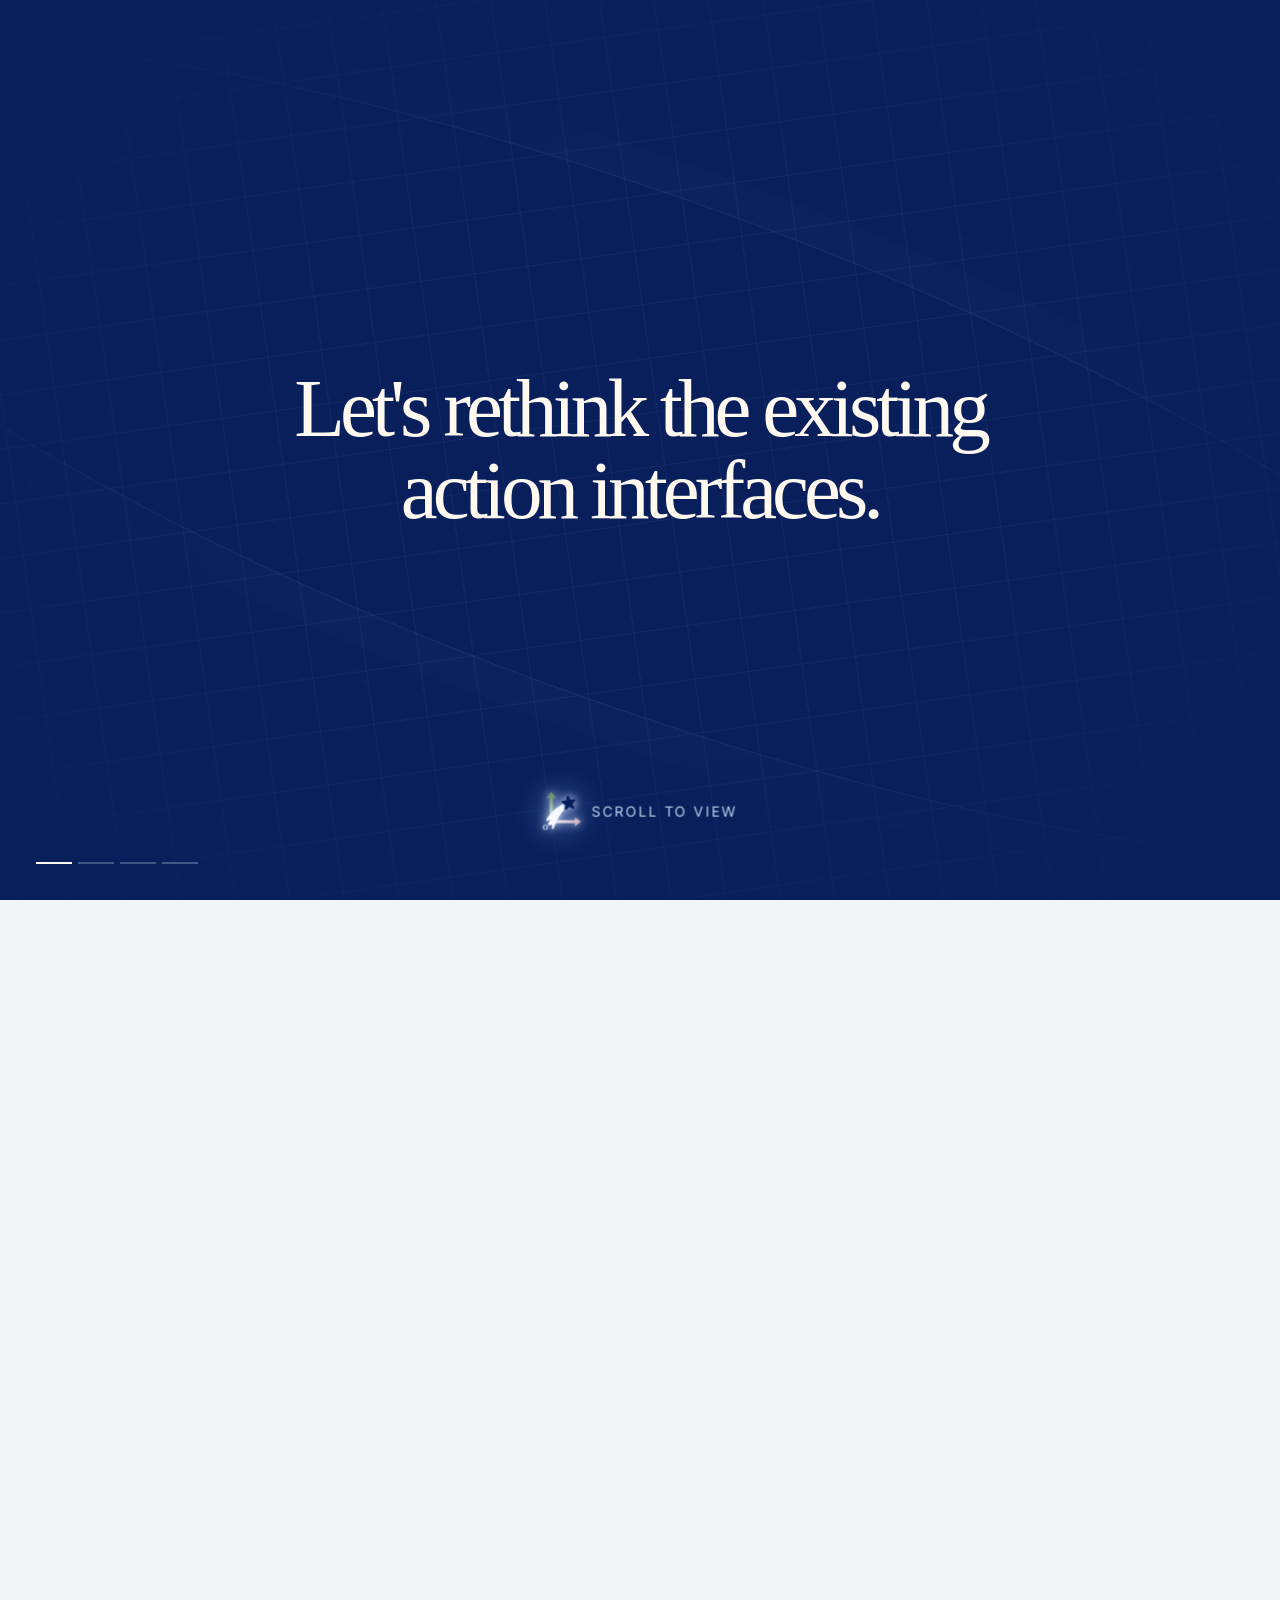
<file: index.html>
<!doctype html>
<html lang="en">
<head>
  <meta charset="utf-8">
  <meta name="viewport" content="width=device-width, initial-scale=1">
  <meta http-equiv="refresh" content="0; url=/EASG/">
  <link rel="canonical" href="https://general-robo.github.io/EASG/">
  <title>General-Robo · EASG</title>
</head>
<body>
  <p><a href="/EASG/">Open the EASG project page</a></p>
</body>
</html>
</file>
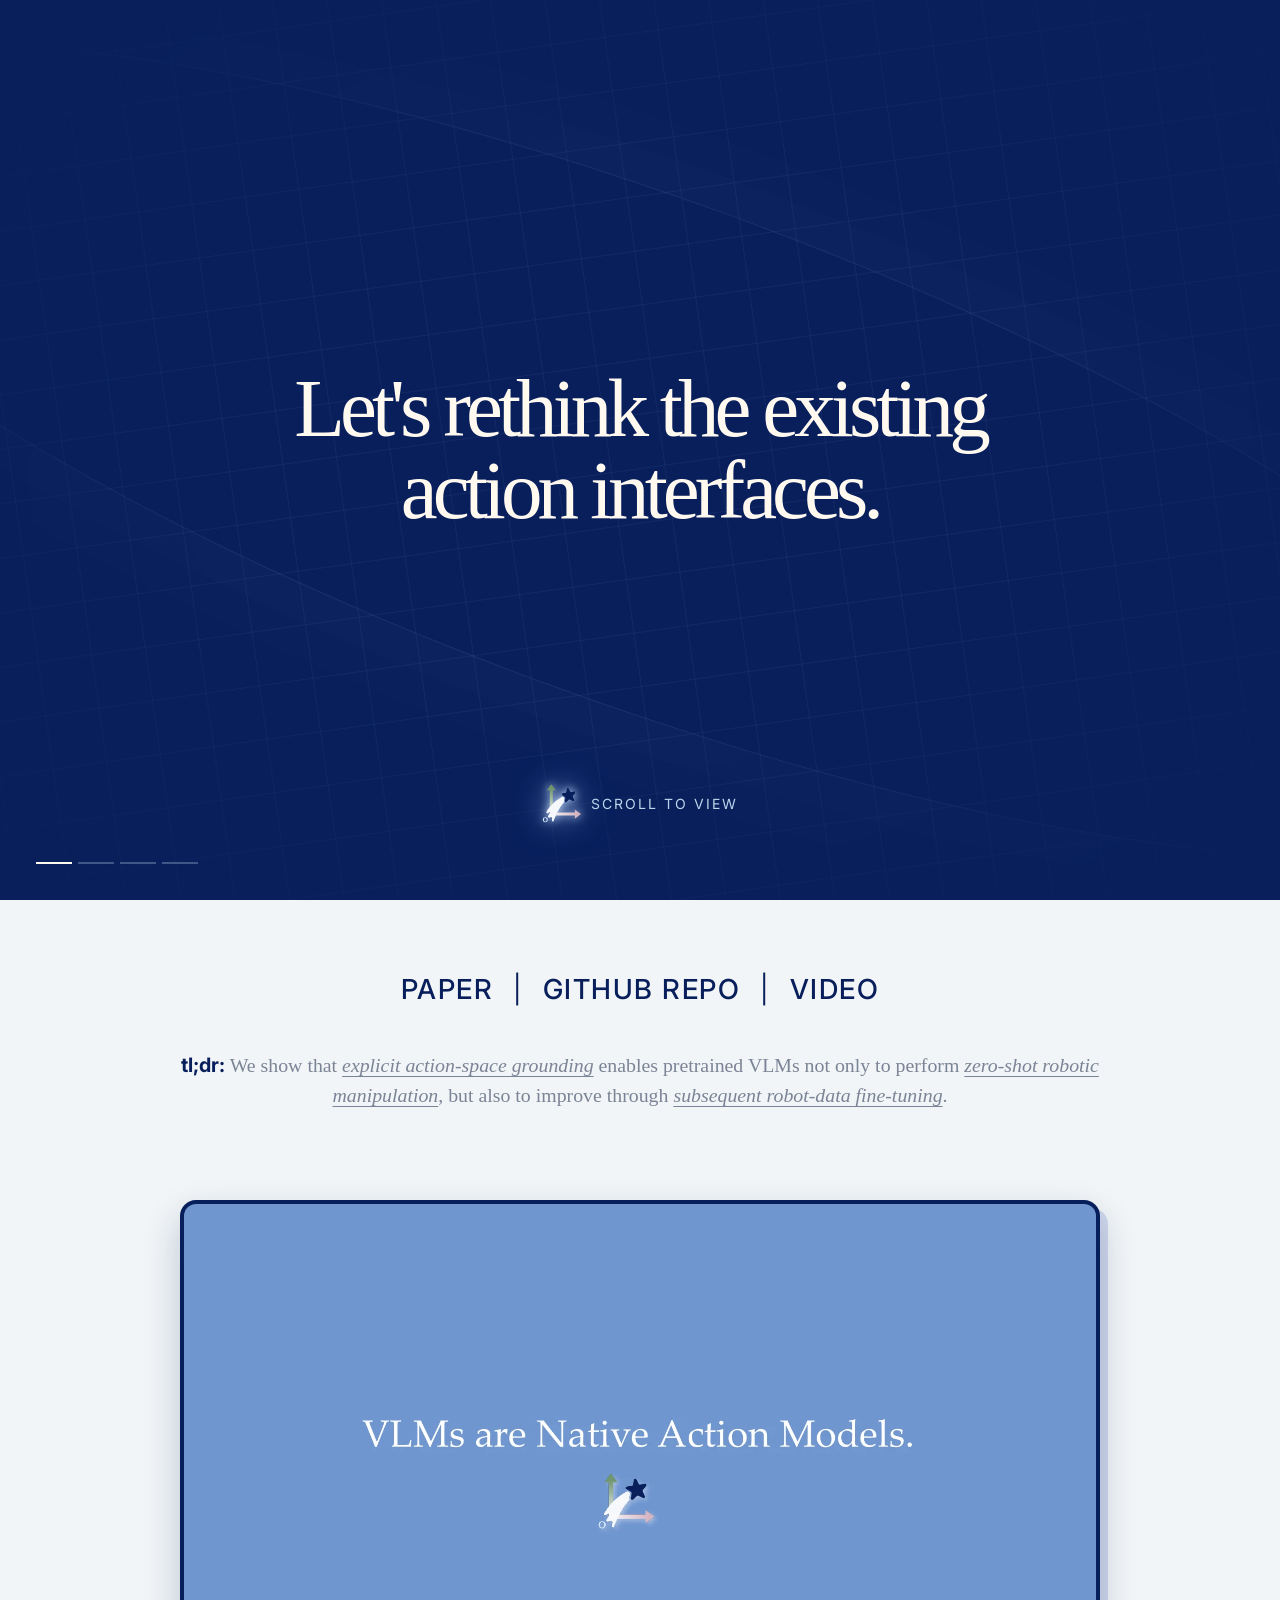
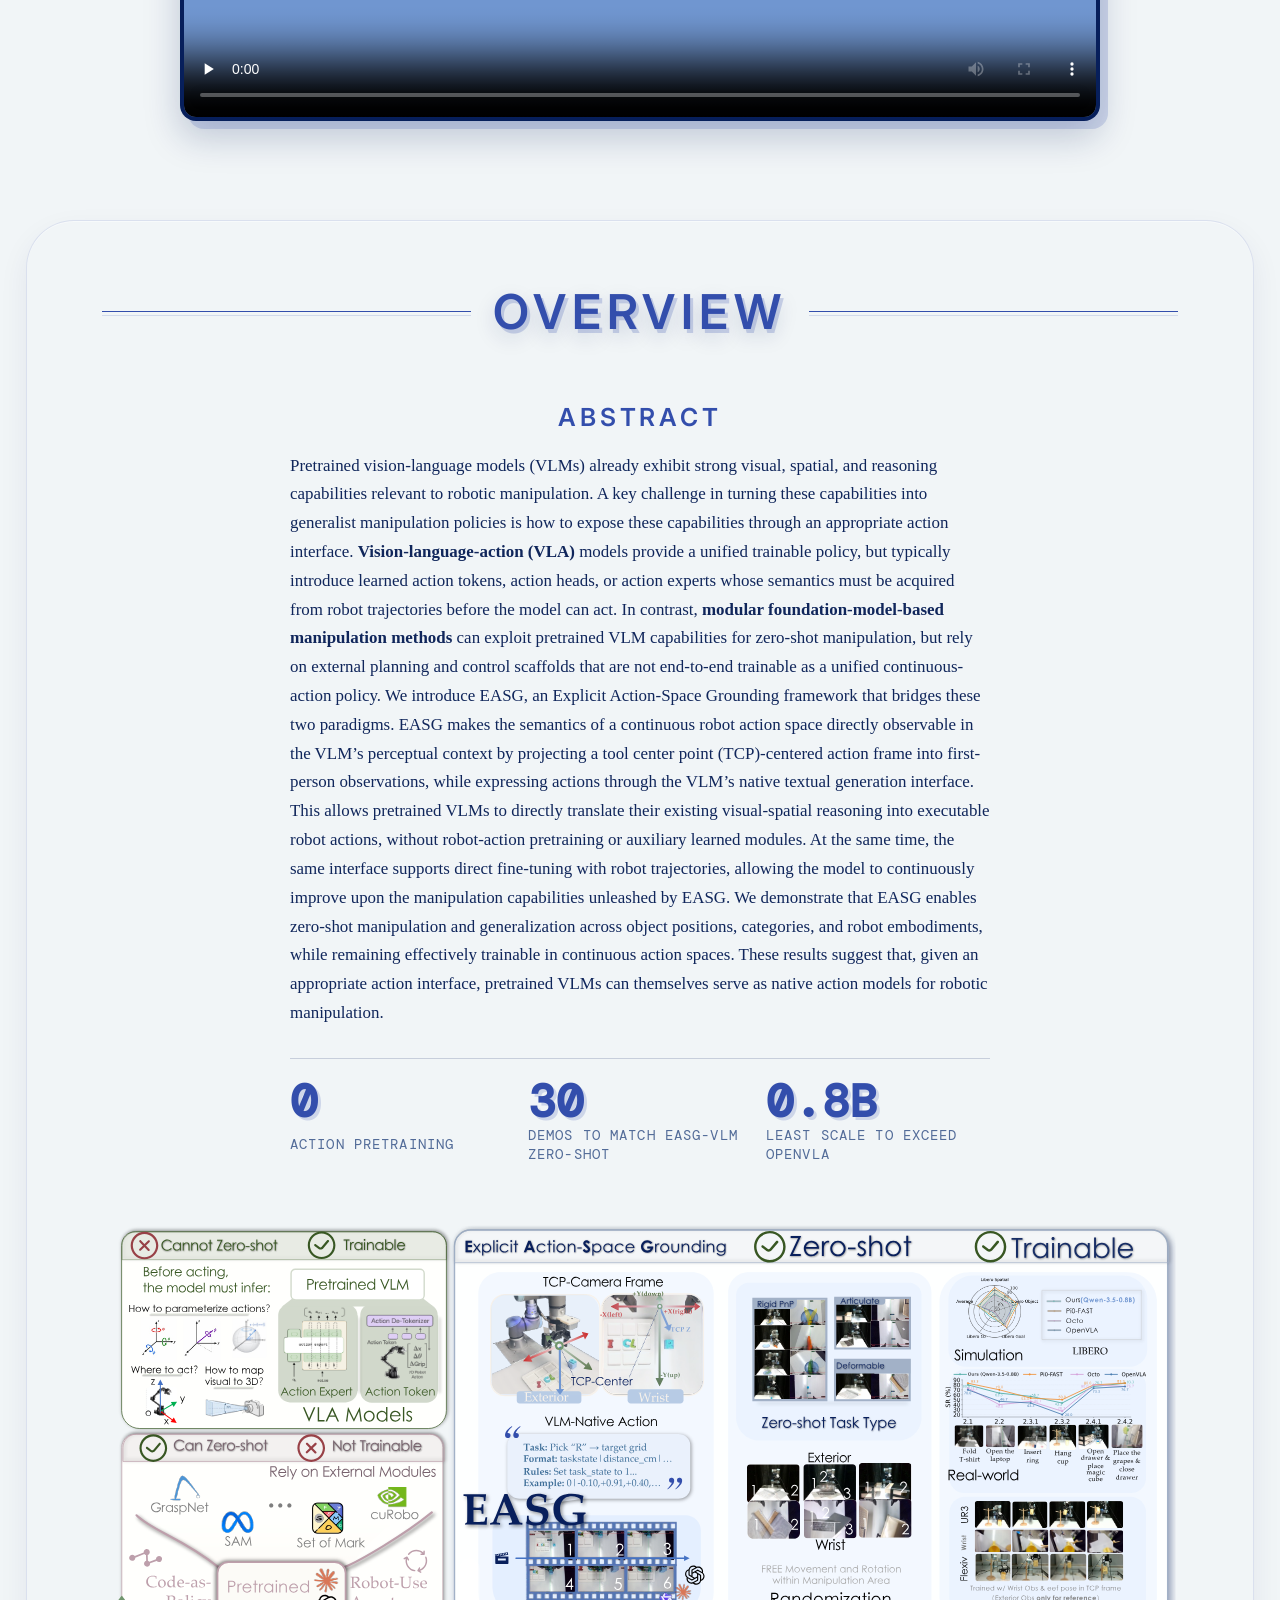
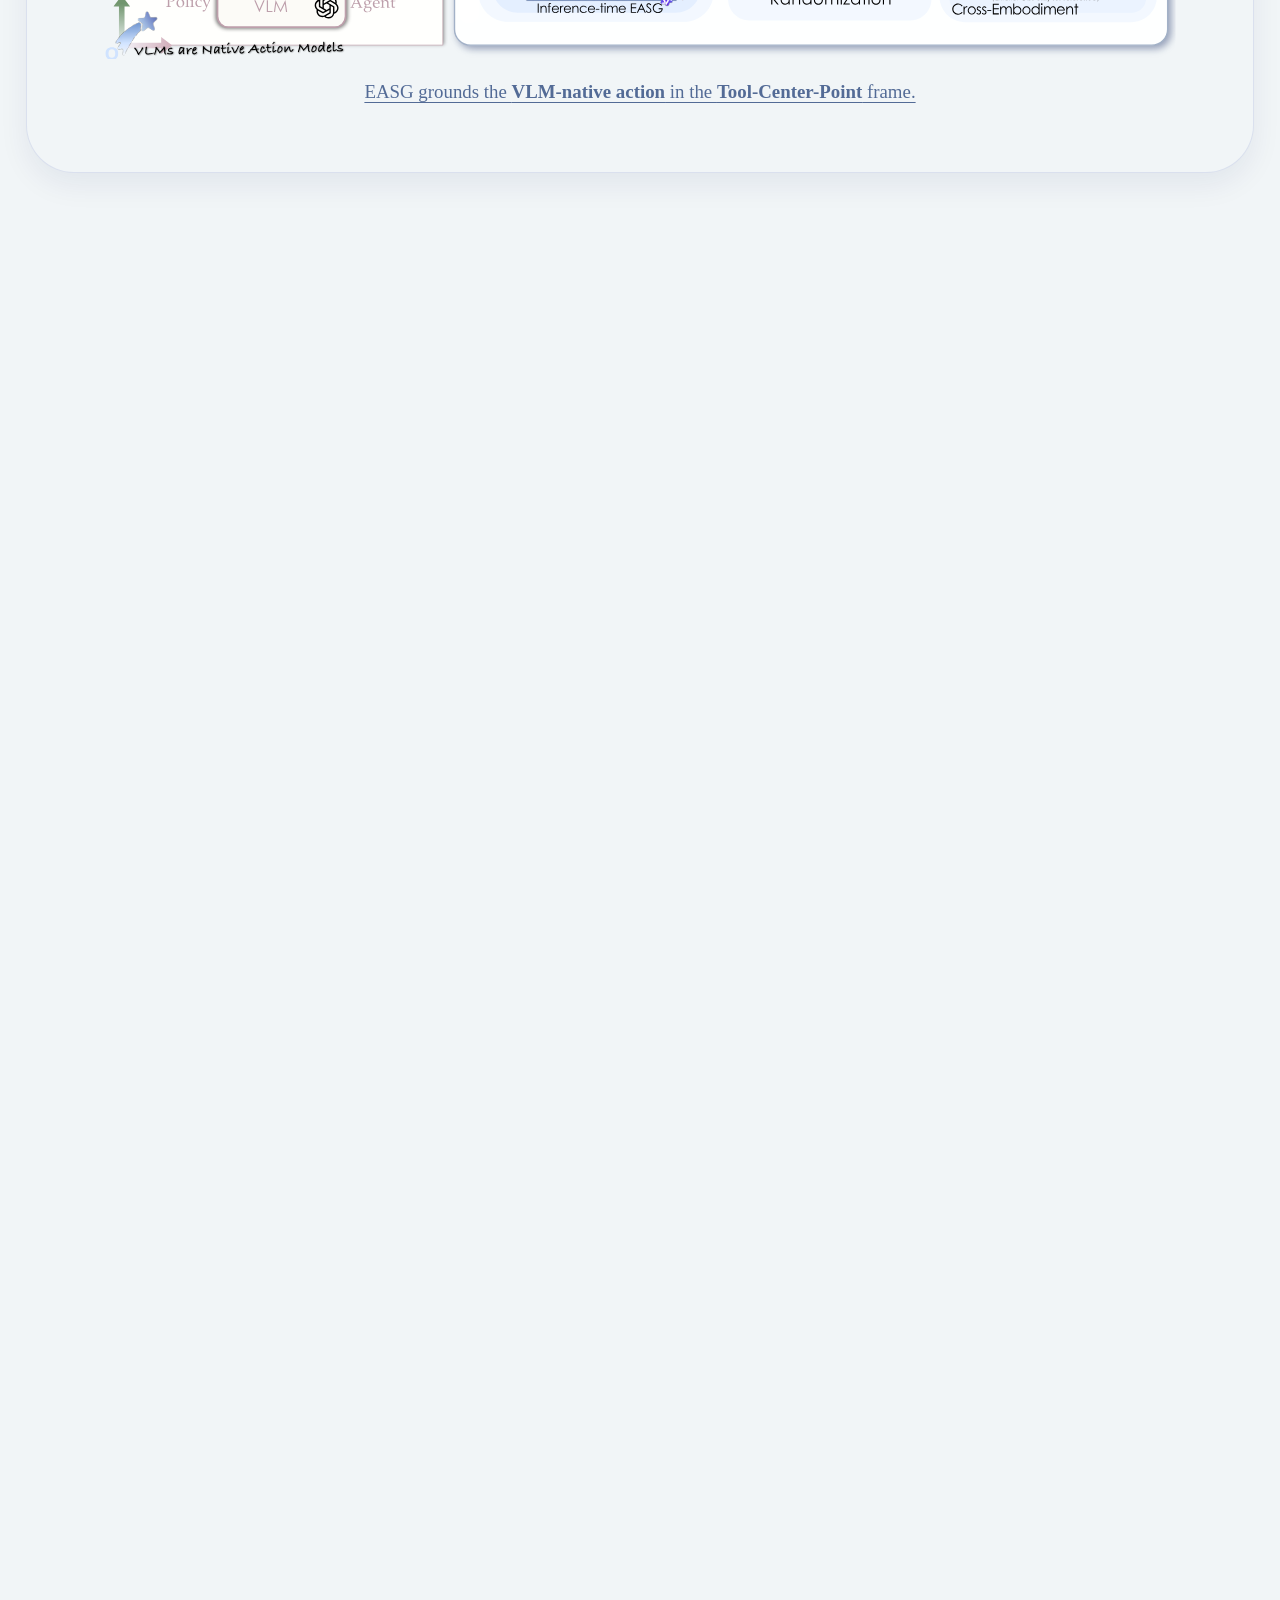
<file: EASG/index.html>
<!doctype html>
<html lang="en">
<head>
  <meta charset="utf-8">
  <meta name="viewport" content="width=device-width, initial-scale=1">
  <meta name="theme-color" content="#081F5C">
  <meta name="description" content="VLMs are Native Action Models — Explicit Action-Space Grounding for zero-shot and fine-tuned robotic manipulation.">
  <title>VLMs are Native Action Models · EASG</title>
  <link rel="icon" type="image/svg+xml" href="assets/project/star.svg">
  <link rel="preconnect" href="https://fonts.googleapis.com">
  <link rel="preconnect" href="https://fonts.gstatic.com" crossorigin>
  <link href="https://fonts.googleapis.com/css2?family=DM+Mono:wght@400;500&family=Inter:wght@400;500;600;700&display=swap" rel="stylesheet">
  <link rel="stylesheet" href="assets/css/easg.css?v=20261012-summary-order-v22">
</head>
<body>
  <div class="noise" aria-hidden="true"></div>

  <div class="intro" id="intro" aria-label="Paper introduction">
    <div class="intro-grid" aria-hidden="true"></div>
    <div class="intro-inner">
      <div class="intro-stage" data-stage="0">
        <div class="intro-question intro-question-initial intro-slide">Let's rethink the existing<br>action interfaces.</div>
        <div class="intro-slide intro-comparison vla-comparison">
          <div class="intro-vla-visual"><img class="intro-pdf" src="assets/project/vla.svg?v=2" alt="VLA action-interface diagram"><strong>Cannot Zero-shot</strong></div>
          <p><span class="intro-vla-label">VLA:</span><br>Tokenized Action Representations | Action Experts | Action Pretraining</p>
        </div>
        <div class="intro-slide intro-comparison code-comparison">
          <img class="intro-pdf" src="assets/project/code_icons.svg" alt="Code-as-Policies external modules">
          <p><span class="intro-code-label">Code as Policies:</span><br>Rely on External Modules &amp; No Trainable Action Interface</p>
        </div>
  <div class="intro-question intro-question-repeat intro-slide">What's a more appropriate<br>action interface?</div>
      </div>
      <button class="scroll-cue" id="scroll-cue" type="button"><img src="assets/project/star.svg" alt="Project star icon"><span>scroll to view</span></button>
    </div>
    <div class="intro-progress"><span class="active"></span><span></span><span></span><span></span></div>
  </div>

  <header class="site-header" id="top">
    <a class="brand" href="#top" aria-label="Back to top"><img class="brand-mark" src="assets/project/star.svg" alt=""><span>EASG</span></a>
    <nav class="header-nav" aria-label="Primary navigation">
      <a href="#introduction">Introduction</a><a href="#method">Method</a><a href="#experiments">Experiments</a><a href="#summary">Summary</a>
    </nav>
  </header>

  <aside class="section-rail" aria-label="Page sections">
    <div class="rail-bars" id="rail-bars"></div>
    <div class="rail-preview" id="rail-preview"><span class="rail-preview-kicker">Current section</span><strong id="rail-title">Intro</strong><p id="rail-copy">EASG as an appropriate action interface.</p></div>
  </aside>

  <main>
    <section class="hero section-dark" id="introduction" data-section="INTRODUCTION" data-rail-copy="EASG as an appropriate action interface.">
      <div class="hero-backdrop" aria-hidden="true"><object class="hero-backdrop-pdf" data="assets/project/main_bg.pdf?v=20261006-direct#toolbar=0&amp;navpanes=0&amp;scrollbar=0&amp;view=FitH" type="application/pdf"></object></div>
      <div class="hero-wash" aria-hidden="true"></div>
      <div class="hero-content">
        <p class="eyebrow"><strong>E</strong>XPLICIT <strong>A</strong>CTION-<strong>S</strong>PACE <strong>G</strong>ROUNDING</p>
        <h2>VLMs are Native Action Models<span class="hero-dot">:</span></h2>
        <p class="hero-deck">Unleashing the manipulation capabilities of VLMs with Explicit Action-Space Grounding</p>
        <div class="author-list" aria-label="Authors">
          <span class="author-entry"><a href="https://openreview.net/profile?id=~jingkun_yi1" target="_blank" rel="noreferrer">Jingkun Yi</a><sup>1,2,*</sup></span><span>·</span>
          <span class="author-entry"><a href="https://hishujie.github.io/" target="_blank" rel="noreferrer">Shujie Zhang</a><sup>2,3,*</sup></span><span>·</span>
          <span class="author-entry"><a href="https://openreview.net/profile?id=~Zirui_Zhou6" target="_blank" rel="noreferrer">Zirui Zhou</a><sup>3</sup></span><span>·</span>
          <span class="author-entry"><a href="https://wang-haoxiao.github.io/" target="_blank" rel="noreferrer">Haoxiao Wang</a><sup>1</sup></span><span>·</span>
          <span class="author-entry"><a href="https://openreview.net/profile?id=~Haiyang_Sun6" target="_blank" rel="noreferrer">Haiyang Sun</a><sup>1</sup></span><span>·</span>
          <span class="author-entry"><a href="https://scholar.google.com/citations?user=dttX3KsAAAAJ&amp;hl=zh-CN" target="_blank" rel="noreferrer">Yuhang Dong</a><sup>1</sup></span><span>·</span>
          <span class="author-entry"><a href="https://sheldontsui.github.io/" target="_blank" rel="noreferrer">Xudong Xu</a><sup>2</sup></span><span>·</span>
          <span class="author-entry"><a href="https://xingbaji.github.io/" target="_blank" rel="noreferrer">Xing Shen</a><sup>2</sup></span><span>·</span>
          <span class="author-entry"><a href="https://openreview.net/profile?id=~Tao_Zhang100" target="_blank" rel="noreferrer">Tao Zhang</a><sup>1</sup></span><span>·</span>
          <span class="author-entry"><a href="https://scholar.google.com/citations?hl=en&amp;user=qYcgBbEAAAAJ&amp;view_op=list_works&amp;sortby=pubdate" target="_blank" rel="noreferrer">Yong Liu</a><sup>1</sup></span><span>·</span>
          <span class="author-entry"><a href="https://zhangzjn.github.io/" target="_blank" rel="noreferrer">Jiangning Zhang</a><sup>1,†</sup></span>
        </div>
        <p class="affiliations"><sup>1</sup> Zhejiang University&nbsp;&nbsp; <sup>2</sup> Shanghai Artificial Intelligence Laboratory&nbsp;&nbsp; <sup>3</sup> Tsinghua University</p>
        <div class="hero-institution-logos" aria-label="Affiliated institutions">
          <img class="institution-logo institution-logo-school" src="assets/project/zju-logo.svg" alt="Zhejiang University">
          <img class="institution-logo institution-logo-ai-lab" src="assets/project/ai-lab-logo.png" alt="Shanghai Artificial Intelligence Laboratory">
          <img class="institution-logo institution-logo-school" src="assets/project/tsinghua-logo.svg" alt="Tsinghua University">
        </div>
        <p class="author-notes"><sup>*</sup> Equal contribution&nbsp;&nbsp;&nbsp; <sup>†</sup> Corresponding author</p>
      </div>
    </section>

    <section class="section section-light intro-summary" id="overview" data-section="OVERVIEW" data-rail-copy="EASG as an appropriate action interface.">
      <div class="overview-project-links"><a href="https://arxiv.org/abs/2610.12832">PAPER</a><i>|</i><a href="https://github.com/General-Robo/EASG">GITHUB REPO</a><i>|</i><a href="https://youtu.be/DsHKnz7V4T4">VIDEO</a></div>
      <p class="overview-tldr"><strong>tl;dr:</strong> We show that <em>explicit action-space grounding</em> enables pretrained VLMs not only to perform <em>zero-shot robotic manipulation</em>, but also to improve through <em>subsequent robot-data fine-tuning</em>.</p>
      <figure class="overview-video" id="project-video">
        <video controls playsinline preload="none" poster="assets/project/video-cover.webp" aria-label="VLMs are Native Action Models project video">
          <source src="assets/project/videos/project-video.mp4" type="video/mp4">
          Your browser does not support HTML video.
        </video>
      </figure>
      <div class="section-card-body">
        <div class="section-caption"><span>OVERVIEW</span></div>
        <div class="summary-grid">
          <div class="abstract-card"><p class="eyebrow">ABSTRACT</p><p>Pretrained vision-language models (VLMs) already exhibit strong visual, spatial, and reasoning capabilities relevant to robotic manipulation. A key challenge in turning these capabilities into generalist manipulation policies is how to expose these capabilities through an appropriate action interface. <strong>Vision-language-action (VLA)</strong> models provide a unified trainable policy, but typically introduce learned action tokens, action heads, or action experts whose semantics must be acquired from robot trajectories before the model can act. In contrast, <strong>modular foundation-model-based manipulation methods</strong> can exploit pretrained VLM capabilities for zero-shot manipulation, but rely on external planning and control scaffolds that are not end-to-end trainable as a unified continuous-action policy. We introduce EASG, an Explicit Action-Space Grounding framework that bridges these two paradigms. EASG makes the semantics of a continuous robot action space directly observable in the VLM’s perceptual context by projecting a tool center point (TCP)-centered action frame into first-person observations, while expressing actions through the VLM’s native textual generation interface. This allows pretrained VLMs to directly translate their existing visual-spatial reasoning into executable robot actions, without robot-action pretraining or auxiliary learned modules. At the same time, the same interface supports direct fine-tuning with robot trajectories, allowing the model to continuously improve upon the manipulation capabilities unleashed by EASG. We demonstrate that EASG enables zero-shot manipulation and generalization across object positions, categories, and robot embodiments, while remaining effectively trainable in continuous action spaces. These results suggest that, given an appropriate action interface, pretrained VLMs can themselves serve as native action models for robotic manipulation.</p><div class="metric-strip"><span><strong>0</strong><small>Action Pretraining</small></span><span><strong>30</strong><small>Demos to Match EASG-VLM Zero-shot</small></span><span><strong>0.8B</strong><small>Least Scale to Exceed OpenVLA</small></span></div></div>
        </div>
        <figure class="figure-card teaser-figure"><img src="assets/project/teaser.svg" alt="Paper teaser showing the EASG action frame and manipulation results" loading="lazy" decoding="async"><figcaption>EASG grounds the <strong>VLM-native action</strong> in the <strong>Tool-Center-Point</strong> frame.</figcaption></figure>
      </div>
    </section>

    <section class="section section-light method-intro" id="method" data-section="METHOD" data-rail-copy="A unified action interface.">
      <div class="section-caption"><span>METHOD</span></div>
      <div class="section-heading stack-note"><div><p class="eyebrow">A UNIFIED ACTION INTERFACE</p><h2><strong>EASG:</strong> Explicit Action-Space Grounding</h2></div></div>
      <figure class="figure-card method-figure"><img src="assets/project/method.svg" alt="EASG method overview diagram" loading="lazy" decoding="async"><figcaption>EASG explicitly grounds robot-action semantics in the VLM’s perceptual context and expresses actions through its native textual generation interface.</figcaption></figure>
      <div class="method-grid">
        <article class="method-card method-card-grounding"><span class="method-index">3.1</span><div><h3>Explicit action-space grounding</h3><p>Anchor a local action frame at the <strong>current TCP</strong> and <strong>project its origin and axes</strong> into the wrist view.</p><div class="method-card-formula" aria-label="Projection of the grounded action frame"><math display="block"><mrow><msub><mi mathvariant="bold">u</mi><mi>j</mi></msub><mo>=</mo><mi>π</mi><mo>[</mo><mi mathvariant="bold">K</mi><mo>(</mo><msubsup><mi mathvariant="bold">p</mi><mrow><mi>A</mi><mi>t</mi></mrow><mi>C</mi></msubsup><mo>+</mo><mi>ℓ</mi><msubsup><mi mathvariant="bold">R</mi><mrow><mi>A</mi><mi>t</mi></mrow><mi>C</mi></msubsup><msub><mi mathvariant="bold">e</mi><mi>j</mi></msub><mo>)</mo><mo>]</mo></mrow></math></div><p>The VLM predicts motion in this common frame, with inverse kinematics executing it on each robot.</p><div class="method-card-formula" aria-label="Robot-frame execution and inverse kinematics"><math display="block"><mrow><msubsup><mi mathvariant="bold">Δp</mi><mi>t</mi><mi>B</mi></msubsup><mo>=</mo><msubsup><mi mathvariant="bold">R</mi><mrow><mi>A</mi><mi>t</mi></mrow><mi>B</mi></msubsup><msubsup><mi mathvariant="bold">Δp</mi><mi>t</mi><mi>A</mi></msubsup><mo>,</mo><mspace width="1em"/><msubsup><mi mathvariant="bold">q</mi><mi>t</mi><mo>*</mo></msubsup><mo>=</mo><mi>IK</mi><mo>(</mo><msubsup><mi mathvariant="bold">T</mi><mi>t</mi><mrow><mi>B</mi><mo>,</mo><mo>*</mo></mrow></msubsup><mo>;</mo><msub><mi mathvariant="bold">q</mi><mi>t</mi></msub><mo>)</mo></mrow></math></div></div></article>
        <article class="method-card"><span class="method-index">3.2</span><div><h3>VLM-native textual actions</h3><p>Serialize translation, rotation, state, and gripper commands with the pretrained vocabulary — no new action head required.</p></div><div class="action-code"><div class="action-code-line"><span class="action-gripper">0 <em>(task state)</em></span> <i>|</i> <span class="action-large">+0.40,-0.10,+0.91,+6.00</span> <em>(translation)</em></div><div class="action-code-line"><span class="action-large">+0.00,+0.00,+1.00,-45.00</span> <em>(rotation)</em> <i>|</i> <span class="action-gripper">+1.00 <em>(gripper)</em></span></div></div></article>
        <article class="method-card method-card-training">
          <span class="method-index">3.3</span>
          <div>
            <h3>Causal language-model fine-tuning</h3>
            <p>Given a demonstrated action sequence <em>y*</em> = (<em>y</em><sub>1</sub><sup>*</sup>, …, <em>y</em><sub>N</sub><sup>*</sup>), fine-tune the VLM directly with standard causal language-model cross-entropy.</p>
            <div class="method-card-formula training-formula" aria-label="Causal language-model cross-entropy loss">
              <math display="block">
                <mrow>
                  <msub><mi mathvariant="script">L</mi><mtext>CE</mtext></msub>
                  <mo>=</mo><mo>−</mo>
                  <munderover><mo>∑</mo><mrow><mi>k</mi><mo>=</mo><mn>1</mn></mrow><mi>N</mi></munderover>
                  <mi>log</mi>
                  <msub><mi>p</mi><mi>θ</mi></msub>
                  <mo>(</mo>
                  <msubsup><mi>y</mi><mi>k</mi><mo>*</mo></msubsup>
                  <mo>|</mo>
                  <msubsup><mi>y</mi><mrow><mo>&lt;</mo><mi>k</mi></mrow><mo>*</mo></msubsup>
                  <mo>,</mo><mi>I</mi><mo>,</mo><mi>G</mi><mo>,</mo><mi>l</mi>
                  <mo>)</mo>
                </mrow>
              </math>
            </div>
          </div>
        </article>
        <article class="method-card method-card-grammar" id="method-gcd">
          <span class="method-index">3.4</span>
          <div>
            <h3>Grammar-constrained decoding</h3>
            <p>Keep autoregressive generation native while restricting outputs to valid action formats and numeric precision.</p>
            <div class="method-card-formula grammar-formula" aria-label="Grammar-constrained decoding logits">
              <math display="block">
                <mrow>
                  <mover accent="true"><msub><mi>z</mi><mi>k</mi></msub><mo>~</mo></mover>
                  <mo>(</mo><mi>v</mi><mo>)</mo><mo>=</mo>
                  <mo>{</mo>
                  <mtable columnalign="left left" columnspacing="1.1em" rowspacing=".45em">
                    <mtr>
                      <mtd><msub><mi>z</mi><mi>k</mi></msub><mo>(</mo><mi>v</mi><mo>)</mo><mo>,</mo></mtd>
                      <mtd><mi>v</mi><mo>∈</mo><msub><mi mathvariant="script">V</mi><mi>G</mi></msub><mo>(</mo><msub><mi>y</mi><mrow><mo>&lt;</mo><mi>k</mi></mrow></msub><mo>)</mo><mo>,</mo></mtd>
                    </mtr>
                    <mtr>
                      <mtd><mo>−∞</mo><mo>,</mo></mtd>
                      <mtd><mtext>otherwise.</mtext></mtd>
                    </mtr>
                  </mtable>
                </mrow>
              </math>
            </div>
          </div>
        </article>
      </div>
    </section>

    <section class="section section-exp experiments-intro" id="experiments" data-section="EXPERIMENTS" data-rail-copy="From zero-shot manipulation to post-training and transfer.">
      <div class="section-caption"><span>EXPERIMENTS</span></div>
      <div class="experiment-setup-grid">
        <figure class="experiment-setup-figure">
          <img src="assets/project/RealSceneSetup.svg" alt="UR3 real-world robot setup with wrist-mounted RGB-D and external cameras" loading="lazy" decoding="async">
          <figcaption><strong>Real-world robot setup.</strong></figcaption>
        </figure>
        <div class="experiment-setup-copy">
          <p class="eyebrow">REAL-WORLD EVALUATION</p>
          <h2>Experimental Setup.</h2>
          <p>We evaluate EASG on a 6-DoF UR3 with wrist-mounted RGB-D and external cameras across rigid, articulated, deformable, precise, and long-horizon tasks.</p>
          <p>Task Group 1 measures native zero-shot manipulation on simpler tasks, while Task Group 2 tests whether robot-data fine-tuning can extend EASG to more precise, complex, and long-horizon tasks.</p>
        </div>
      </div>

      <div class="experiment-task-groups">
        <div class="experiment-task-panel experiment-task-panel-one">
          <h3>Task Group 1: Zero-shot evaluation tasks.</h3>
          <table class="experiment-task-table">
            <thead><tr><th>Type</th><th>Task</th><th>Task description</th></tr></thead>
            <tbody>
              <tr><th rowspan="3" scope="rowgroup">Rigid</th><td class="task-code">1.1.1</td><td>Grasp the cucumber</td></tr>
              <tr><td class="task-code">1.1.2</td><td>Pick up the block</td></tr>
              <tr><td class="task-code">1.1.3</td><td>Pick up the banana and put it on the plate</td></tr>
              <tr><th rowspan="2" scope="rowgroup">Articulated</th><td class="task-code">1.2.1</td><td>Close the laptop</td></tr>
              <tr><td class="task-code">1.2.2</td><td>Push the drawer closed</td></tr>
              <tr><th scope="row">Deformable</th><td class="task-code">1.3</td><td>Fold the towel</td></tr>
            </tbody>
          </table>
        </div>

        <div class="experiment-task-panel experiment-task-panel-two">
          <h3>Task Group 2: Capability extension tasks.</h3>
          <table class="experiment-task-table">
            <thead><tr><th>Type</th><th>Task</th><th>Task description</th></tr></thead>
            <tbody>
              <tr><th scope="row">Deformable</th><td class="task-code">2.1</td><td>Fold the T-shirt in half.</td></tr>
              <tr><th scope="row">Articulated</th><td class="task-code">2.2</td><td>Open the laptop.</td></tr>
              <tr><th rowspan="2" scope="rowgroup">Precise</th><td class="task-code">2.3.1</td><td>Pick up the ring and put it on one of the pegs.</td></tr>
              <tr><td class="task-code">2.3.2</td><td>Hang the cup on the peg.</td></tr>
              <tr><th rowspan="2" scope="rowgroup">Long-horizon</th><td class="task-code">2.4.1</td><td>Open the drawer, then put the Rubik's Cube in the drawer.</td></tr>
              <tr><td class="task-code">2.4.2</td><td>Put the grapes in the drawer, then close the drawer.</td></tr>
            </tbody>
          </table>
        </div>
        <p class="experiment-task-caption"><strong>Real-world task setups.</strong> See the paper appendix for the full object group included in the evaluation.</p>
      </div>
    </section>

    <section class="section section-exp zero-shot" id="zero-shot" data-section="ZERO-SHOT" data-rail-copy="Click a task type, then switch the task window.">
        <div class="section-caption"><span>ZERO-SHOT</span></div>
      <div class="section-heading stack-note"><div><p class="eyebrow">ZERO-SHOT MANIPULATION</p><div class="zero-shot-title-row"><img class="zero-shot-title-icon" src="assets/project/qwen.svg" alt="Qwen" loading="lazy" decoding="async"><h2>VLM Zero-shot Manipulation Capability</h2></div><p class="section-note">Qwen-3.8-27B + EASG | Evaluation of 30 trials per task</p></div></div>
      <div class="zero-grid">
        <div class="task-type-list" role="tablist" aria-label="Zero-shot task types"><button class="task-type active" data-type="Rigid" role="tab">Rigid <small>3 tasks</small></button><button class="task-type" data-type="Articulated" role="tab">Articulated <small>2 tasks</small></button><button class="task-type" data-type="Deformable" role="tab">Deformable <small>1 task</small></button><div class="zero-status-card"><span class="success-pill">EASG · zero-shot</span></div></div>
        <div class="zero-display"><div class="video-shell"><div class="video-topline"><span id="zero-type-label">RIGID · EXTERIOR + WRIST</span><span class="video-status" id="zero-video-status">VIDEO PLACEHOLDER</span></div><video class="zero-video" id="zero-video" controls muted loop playsinline preload="metadata" aria-label="Zero-shot exterior and wrist demonstration" hidden></video><div class="video-placeholder" id="zero-video-placeholder"><div class="play-orbit">▶</div><p>Drop the stitched exterior + wrist clip here</p><small id="zero-task-label">1.1.1 · Grasp the cucumber</small></div><div class="video-switcher" id="zero-switcher"><button class="active" data-task="1.1.1">1.1.1</button><button data-task="1.1.2">1.1.2</button><button data-task="1.1.3">1.1.3</button></div></div><div class="task-description"><p id="zero-description">Grasp the cucumber</p></div></div>
      </div>
    </section>

    <section class="section section-exp demo-section" id="data-efficiency" data-section="DATA EFFICIENCY" data-rail-copy="Thirty trajectories close the gap.">
      <div class="section-caption"><span>DATA EFFICIENCY</span></div>
      <div class="section-heading compact stack-note"><div><p class="demo-question">How many trajectories does a VLA model need<br>to catch up EASG-VLM zero-shot performance?</p><p class="section-note">We use Qwen-3.8-27B for comparison.</p></div></div>
      <div class="demo-chart" id="demo-chart" data-level="10">
        <div class="chart-area">
          <div class="chart-series-legend" aria-label="Fine-tuned VLA baselines">
            <span><i style="--series:#5DB3AE"></i>π₀.₅</span>
            <span><i style="--series:#F09137"></i>π₀-FAST</span>
            <span><i style="--series:#9B74D6"></i>GR00T N1.6</span>
            <span><i style="--series:#497DB0"></i>OpenVLA-OFT</span>
          </div>
          <svg class="trajectory-chart" viewBox="0 0 760 285" role="img" aria-label="Success rate of four VLA baselines as the number of demonstrations increases">
            <g class="demo-grid-lines">
              <line x1="76" y1="26" x2="684" y2="26"></line><text x="62" y="31">100%</text>
              <line x1="76" y1="84" x2="684" y2="84"></line><text x="62" y="89">75%</text>
              <line x1="76" y1="142" x2="684" y2="142"></line><text x="62" y="147">50%</text>
              <line x1="76" y1="200" x2="684" y2="200"></line><text x="62" y="205">25%</text>
              <line x1="76" y1="258" x2="684" y2="258"></line><text x="62" y="263">0%</text>
            </g>
            <g class="demo-x-guides"><line x1="76" y1="26" x2="76" y2="258"></line><line x1="228" y1="26" x2="228" y2="258"></line><line x1="380" y1="26" x2="380" y2="258"></line><line x1="532" y1="26" x2="532" y2="258"></line><line x1="684" y1="26" x2="684" y2="258"></line></g>
            <text class="demo-axis-title demo-axis-title-y" x="17" y="144" transform="rotate(-90 17 144)">Avg. success rate</text>
            <line class="easg-reference" x1="76" y1="73.8" x2="684" y2="73.8"></line>
            <text class="easg-reference-label" x="680" y="65"><tspan>Ours Zero-shot · </tspan><tspan class="demo-inline-number">79.4%</tspan></text>
            <g id="demo-series-layer"></g>
          </svg>
          <div class="chart-x" aria-label="Demonstrations per task">
            <button class="active" data-demo="10" aria-label="Select 10 demonstrations"><span class="chart-select-indicator"><b>SELECT</b><svg viewBox="0 0 24 28" aria-hidden="true"><path d="M12 2V20M5 14L12 21L19 14"></path></svg></span><span class="x-value">10</span></button>
            <button data-demo="20" aria-label="Select 20 demonstrations"><span class="chart-select-indicator"><b>SELECT</b><svg viewBox="0 0 24 28" aria-hidden="true"><path d="M12 2V20M5 14L12 21L19 14"></path></svg></span><span class="x-value">20</span></button>
            <button data-demo="30" aria-label="Select 30 demonstrations"><span class="chart-select-indicator"><b>SELECT</b><svg viewBox="0 0 24 28" aria-hidden="true"><path d="M12 2V20M5 14L12 21L19 14"></path></svg></span><span class="x-value">30</span></button>
            <button data-demo="40" aria-label="Select 40 demonstrations"><span class="chart-select-indicator"><b>SELECT</b><svg viewBox="0 0 24 28" aria-hidden="true"><path d="M12 2V20M5 14L12 21L19 14"></path></svg></span><span class="x-value">40</span></button>
            <button data-demo="50" aria-label="Select 50 demonstrations"><span class="chart-select-indicator"><b>SELECT</b><svg viewBox="0 0 24 28" aria-hidden="true"><path d="M12 2V20M5 14L12 21L19 14"></path></svg></span><span class="x-value">50</span></button>
          </div>
          <div class="chart-axis-title chart-axis-title-x">Demonstrations per task</div>
        </div>
        <aside class="chart-readout"><span>SELECTED TRAJECTORIES</span><strong id="demo-readout">10</strong><div class="demo-score-list" id="demo-score"></div></aside>
      </div>
      <div class="finding-box"><span class="finding-bar"></span><p>Around 30 demonstrations are sufficient for fine-tuned VLA policies to catch up.</p></div>
    </section>

    <section class="section section-exp randomization-section" id="randomization" data-section="RANDOMIZATION" data-rail-copy="FREE Movement and Rotation&#10;within Manipulation Area">
      <div class="section-caption"><span>RANDOMIZATION</span></div>
      <div class="section-heading compact stack-note"><div><h2>Three dimensions of randomization.</h2></div></div>
      <div class="randomization-panel" id="randomization-panel" data-task="cucumber">
        <div class="randomization-task-tabs" role="tablist" aria-label="Randomization task settings">
          <button class="active" type="button" role="tab" aria-selected="true" aria-label="Task 1.1.1, grasp the cucumber" data-randomization-task="cucumber"><span>1.1.1</span></button>
          <button type="button" role="tab" aria-selected="false" aria-label="Task 1.1.2, pick up the block" data-randomization-task="cube"><span>1.1.2</span></button>
          <button type="button" role="tab" aria-selected="false" aria-label="Task 1.1.3, pick up the banana and put it on the plate" data-randomization-task="banana"><span>1.1.3</span></button>
          <button type="button" role="tab" aria-selected="false" aria-label="Task 1.2.1, close laptop" data-randomization-task="laptop"><span>1.2.1</span></button>
          <button type="button" role="tab" aria-selected="false" aria-label="Task 1.2.2, close the drawer" data-randomization-task="drawer"><span>1.2.2</span></button>
          <button type="button" role="tab" aria-selected="false" aria-label="Task 1.3, fold the towel" data-randomization-task="towel"><span>1.3</span></button>
        </div>
        <div class="randomization-source-scroll">
          <div class="randomization-source">
            <div class="randomization-pdf-frame">
              <img class="randomization-pdf" src="assets/project/randomization-reordered-web.svg?v=20261007-updated" alt="Task Group 1 examples of color, position, and pose randomization in task-number order" loading="lazy" decoding="async">
            </div>
            <div class="randomization-column-map" aria-label="Select a task directly from the randomization figure">
              <button class="active" type="button" aria-label="Show randomization for Task 1.1.1, grasp the cucumber" data-randomization-task="cucumber"></button>
              <button type="button" aria-label="Show randomization for Task 1.1.2, pick up the block" data-randomization-task="cube"></button>
              <button type="button" aria-label="Show randomization for Task 1.1.3, pick up the banana and put it on the plate" data-randomization-task="banana"></button>
              <button type="button" aria-label="Show randomization for Task 1.2.1, close laptop" data-randomization-task="laptop"></button>
              <button type="button" aria-label="Show randomization for Task 1.2.2, close the drawer" data-randomization-task="drawer"></button>
              <button type="button" aria-label="Show randomization for Task 1.3, fold the towel" data-randomization-task="towel"></button>
            </div>
          </div>
        </div>
        <p class="section-note randomization-note">For tasks that EASG-VLM can complete zero-shot, objects may move and rotate <strong>FREELY</strong> within the manipulation area.</p>
        <div class="randomization-video-window" id="randomization-video-window">
          <div class="randomization-video-caption">
            <strong id="randomization-video-task">1.1.1 · Grasp the cucumber (×1)</strong>
          </div>
          <div class="randomization-video-list" id="randomization-video-list" aria-label="Randomized zero-shot rollouts" aria-live="polite">
            <div class="randomization-video-card"><span>01</span><video class="randomization-video" controls muted loop playsinline preload="metadata" aria-label="Task 1.1.1 randomized rollout 1"><source src="assets/project/videos/videos/grasp_the_cucumber/combine-web.mp4" type="video/mp4"></video></div>
          </div>
        </div>
      </div>
    </section>

    <section class="section section-exp libero-section" id="libero" data-section="LIBERO" data-rail-copy="Qwen-3.5-0.8B approaches π₀-FAST on LIBERO.">
      <div class="section-caption"><span>LIBERO</span></div>
      <div class="libero-grid">
        <div class="radar-wrap">
          <svg class="radar" viewBox="0 0 420 360" role="img" aria-label="LIBERO radar comparison">
            <g class="radar-skeleton">
              <circle cx="210" cy="180" r="135"/><circle cx="210" cy="180" r="100"/><circle cx="210" cy="180" r="65"/>
              <line x1="210" y1="180" x2="210" y2="45"/><line x1="210" y1="180" x2="338.4" y2="138.3"/><line x1="210" y1="180" x2="289.4" y2="289.2"/><line x1="210" y1="180" x2="130.6" y2="289.2"/><line x1="210" y1="180" x2="81.6" y2="138.3"/>
            </g>
            <g class="radar-labels"><text x="210" y="27" text-anchor="middle">SPATIAL</text><text x="344" y="135">OBJECT</text><text x="294" y="319">GOAL</text><text x="126" y="319" text-anchor="end">10</text><text x="76" y="135" text-anchor="end">AVERAGE</text></g>
            <polygon class="radar-data radar-ours" points="210,55.1 330.4,140.9 275.9,270.8 159.5,249.6 103,145.2" data-method="ours"/>
            <polygon class="radar-data radar-pi" points="210,49.9 334.3,139.6 280.3,276.8 162.2,245.7 100.2,144.3" data-method="pi"/>
            <polygon class="radar-data radar-octo" points="210,73.5 320,144.2 277.1,272.4 169.5,235.8 113.6,148.7" data-method="octo"/>
            <polygon class="radar-data radar-openvla" points="210,65.7 323.5,143.1 272.8,266.5 167.4,238.6 111.8,148.1" data-method="openvla"/>
            <g class="radar-values radar-values-ours"><circle cx="210" cy="55.1" r="3.4"/><circle cx="330.4" cy="140.9" r="3.4"/><circle cx="275.9" cy="270.8" r="3.4"/><circle cx="159.5" cy="249.6" r="3.4"/><circle cx="103" cy="145.2" r="3.4"/><text x="218" y="51">92.5</text><text x="337" y="137">93.8</text><text x="282" y="283">83.1</text><text x="153" y="262" text-anchor="end">63.7</text><text x="96" y="141" text-anchor="end">83.3</text></g>
            <g class="radar-values radar-values-pi"><circle cx="210" cy="49.9" r="3.4"/><circle cx="334.3" cy="139.6" r="3.4"/><circle cx="280.3" cy="276.8" r="3.4"/><circle cx="162.2" cy="245.7" r="3.4"/><circle cx="100.2" cy="144.3" r="3.4"/><text x="218" y="43">96.4</text><text x="341" y="132">96.8</text><text x="286" y="292">88.6</text><text x="151" y="257" text-anchor="end">60.2</text><text x="93" y="137" text-anchor="end">85.5</text></g>
            <g class="radar-values radar-values-octo"><circle cx="210" cy="73.5" r="3.4"/><circle cx="320" cy="144.2" r="3.4"/><circle cx="277.1" cy="272.4" r="3.4"/><circle cx="169.5" cy="235.8" r="3.4"/><circle cx="113.6" cy="148.7" r="3.4"/><text x="218" y="78">78.9</text><text x="327" y="141">85.7</text><text x="283" y="285">84.6</text><text x="163" y="248" text-anchor="end">51.1</text><text x="107" y="145" text-anchor="end">75.1</text></g>
            <g class="radar-values radar-values-openvla"><circle cx="210" cy="65.7" r="3.4"/><circle cx="323.5" cy="143.1" r="3.4"/><circle cx="272.8" cy="266.5" r="3.4"/><circle cx="167.4" cy="238.6" r="3.4"/><circle cx="111.8" cy="148.1" r="3.4"/><text x="201" y="63" text-anchor="end">84.7</text><text x="330" y="151">88.4</text><text x="267" y="278" text-anchor="end">79.2</text><text x="174" y="242">53.7</text><text x="105" y="154" text-anchor="end">76.5</text></g>
          </svg>
          <p class="libero-figure-caption">Qwen-3.5-0.8B exceeds OpenVLA and approaches π₀-FAST in LIBERO under the same input observation settings.</p>
        </div>
        <div class="method-toggles"><p class="method-toggle-label">METHOD</p><button class="method-toggle active" data-method="ours"><span class="legend-dot ours"></span><strong>Ours · Qwen-3.5-0.8B</strong><small>92.5 / 93.8 / 83.1 / 63.7 / <b>83.3</b></small></button><button class="method-toggle" data-method="pi"><span class="legend-dot pi"></span><strong>π₀-FAST</strong><small>96.4 / 96.8 / 88.6 / 60.2 / <b>85.5</b></small></button><button class="method-toggle" data-method="octo"><span class="legend-dot octo"></span><strong>Octo</strong><small>78.9 / 85.7 / 84.6 / 51.1 / <b>75.1</b></small></button><button class="method-toggle" data-method="openvla"><span class="legend-dot openvla"></span><strong>OpenVLA</strong><small>84.7 / 88.4 / 79.2 / 53.7 / <b>76.5</b></small></button></div>
      </div>
    </section>

    <section class="section section-exp finetune" id="finetune" data-section="FINE-TUNING" data-rail-copy="VLMs can be fine-tuned beyond their zero-shot capabilities.">
      <div class="section-caption"><span>FINE-TUNING</span></div>
      <div class="section-heading stack-note"><div><p class="eyebrow">Q2 · REAL WORLD</p><h2>Fine-tuning VLMs to extend their capabilities.</h2><p class="section-note">We fine-tune the Qwen-3.8-27B following the textual action learning procedure on Task Group 2, which contains more challenging tasks that cannot be completed by Qwen-3.8-27B zero-shot.</p></div></div>
      <div class="finetune-stack">
        <div class="finetune-chart" aria-label="Fine-tuned success rates for Ours, Pi0-FAST, Octo, and OpenVLA across Task Group 2">
          <svg viewBox="0 0 680 280" role="img">
            <g class="finetune-legend">
              <g transform="translate(40 14)"><line x1="0" y1="0" x2="28" y2="0"/><circle cx="14" cy="0" r="3"/><text x="34" y="4">Ours (Qwen-3.5-0.8B)</text></g>
              <g class="legend-pi" transform="translate(250 14)"><line x1="0" y1="0" x2="28" y2="0"/><circle cx="14" cy="0" r="3"/><text x="34" y="4">Pi0-FAST</text></g>
              <g class="legend-octo" transform="translate(370 14)"><line x1="0" y1="0" x2="28" y2="0"/><circle cx="14" cy="0" r="3"/><text x="34" y="4">Octo</text></g>
              <g class="legend-openvla" transform="translate(463 14)"><line x1="0" y1="0" x2="28" y2="0"/><circle cx="14" cy="0" r="3"/><text x="34" y="4">OpenVLA</text></g>
            </g>
            <g class="chart-grid"><line x1="48" y1="38" x2="650" y2="38"/><line x1="48" y1="65" x2="650" y2="65"/><line x1="48" y1="92" x2="650" y2="92"/><line x1="48" y1="119" x2="650" y2="119"/><line x1="48" y1="147" x2="650" y2="147"/><line x1="48" y1="174" x2="650" y2="174"/><line x1="48" y1="201" x2="650" y2="201"/><line x1="48" y1="228" x2="650" y2="228"/></g>
            <g class="chart-y-labels"><text x="29" y="42">90</text><text x="29" y="69">80</text><text x="29" y="96">70</text><text x="29" y="123">60</text><text x="29" y="151">50</text><text x="29" y="178">40</text><text x="29" y="205">30</text><text x="29" y="232">20</text></g>
            <text class="chart-axis-y" x="14" y="138" transform="rotate(-90 14 138)" text-anchor="middle">SR (%)</text>
            <polyline class="chart-series chart-series-openvla" points="64,92.3 177,155.5 290,164.7 403,228 516,83.3 629,74.1"/>
            <polyline class="chart-series chart-series-octo" points="64,83.3 177,173.7 290,155.5 403,209.8 516,65.1 629,74.1"/>
            <polyline class="chart-series chart-series-ours" points="64,65.1 177,110.5 290,128.4 403,164.7 516,74.1 629,56.2"/>
            <polyline class="chart-series chart-series-pi" points="64,56.2 177,92.3 290,137.6 403,146.6 516,65.1 629,56.2"/>
            <g class="chart-dots openvla-dots"><circle cx="64" cy="92.3" r="3.5"/><circle cx="177" cy="155.5" r="3.5"/><circle cx="290" cy="164.7" r="3.5"/><circle cx="403" cy="228" r="3.5"/><circle cx="516" cy="83.3" r="3.5"/><circle cx="629" cy="74.1" r="3.5"/></g>
            <g class="chart-dots octo-dots"><circle cx="64" cy="83.3" r="3.5"/><circle cx="177" cy="173.7" r="3.5"/><circle cx="290" cy="155.5" r="3.5"/><circle cx="403" cy="209.8" r="3.5"/><circle cx="516" cy="65.1" r="3.5"/><circle cx="629" cy="74.1" r="3.5"/></g>
            <g class="chart-dots ours-dots"><circle cx="64" cy="65.1" r="3.5"/><circle cx="177" cy="110.5" r="3.5"/><circle cx="290" cy="128.4" r="3.5"/><circle cx="403" cy="164.7" r="3.5"/><circle cx="516" cy="74.1" r="3.5"/><circle cx="629" cy="56.2" r="3.5"/></g>
            <g class="chart-dots pi-dots"><circle cx="64" cy="56.2" r="3.5"/><circle cx="177" cy="92.3" r="3.5"/><circle cx="290" cy="137.6" r="3.5"/><circle cx="403" cy="146.6" r="3.5"/><circle cx="516" cy="65.1" r="3.5"/><circle cx="629" cy="56.2" r="3.5"/></g>
            <g class="finetune-values values-ours"><text x="49" y="62" text-anchor="end">80.0</text><text x="164" y="120" text-anchor="end">63.3</text><text x="300" y="124">56.7</text><text x="389" y="174" text-anchor="end">43.3</text><text x="529" y="68">76.7</text><text x="641" y="61">83.3</text></g>
            <g class="finetune-values values-pi"><text x="75" y="52">83.3</text><text x="177" y="84" text-anchor="middle">70.0</text><text x="276" y="145" text-anchor="end">53.3</text><text x="403" y="138" text-anchor="middle">50.0</text><text x="500" y="56" text-anchor="end">80.0</text><text x="616" y="48" text-anchor="end">83.3</text></g>
            <g class="finetune-values values-octo"><text x="76" y="84">73.3</text><text x="177" y="186" text-anchor="middle">40.0</text><text x="301" y="158">46.7</text><text x="390" y="205" text-anchor="end">26.7</text><text x="532" y="73">80.0</text><text x="641" y="79">76.7</text></g>
            <g class="finetune-values values-openvla"><text x="57" y="105" text-anchor="end">70.0</text><text x="177" y="151" text-anchor="middle">46.7</text><text x="290" y="176" text-anchor="middle">43.3</text><text x="413" y="239">20.0</text><text x="516" y="94" text-anchor="middle">73.3</text><text x="617" y="89" text-anchor="end">76.7</text></g>
            <g class="chart-task-labels"><text x="64" y="253" text-anchor="middle">2.1</text><text x="177" y="253" text-anchor="middle">2.2</text><text x="290" y="253" text-anchor="middle">2.3.1</text><text x="403" y="253" text-anchor="middle">2.3.2</text><text x="516" y="253" text-anchor="middle">2.4.1</text><text x="629" y="253" text-anchor="middle">2.4.2</text></g>
          </svg>
        </div>
        <div class="finetune-task-strip"><button class="task-index active" data-finetune="2.1"><b>2.1</b><span class="task-thumb"><img src="assets/project/finetune_tasks/task_2_1.png" alt="Task 2.1: fold the T-shirt in half" loading="lazy" decoding="async"></span><em>Fold the T-shirt in half.</em></button><button class="task-index" data-finetune="2.2"><b>2.2</b><span class="task-thumb"><img src="assets/project/finetune_tasks/task_2_2.png" alt="Task 2.2: open the laptop" loading="lazy" decoding="async"></span><em>Open the laptop.</em></button><button class="task-index" data-finetune="2.3.1"><b>2.3.1</b><span class="task-thumb"><img src="assets/project/finetune_tasks/task_2_3_1.png" alt="Task 2.3.1: place the ring on a peg" loading="lazy" decoding="async"></span><em>Pick up the ring and place it on a peg.</em></button><button class="task-index" data-finetune="2.3.2"><b>2.3.2</b><span class="task-thumb"><img src="assets/project/finetune_tasks/task_2_3_2.png" alt="Task 2.3.2: hang the cup on the peg" loading="lazy" decoding="async"></span><em>Hang the cup on the peg.</em></button><button class="task-index" data-finetune="2.4.1"><b>2.4.1</b><span class="task-thumb"><img src="assets/project/finetune_tasks/task_2_4_1.png" alt="Task 2.4.1: open the drawer and place the Rubik's Cube inside" loading="lazy" decoding="async"></span><em>Open the drawer, then place the Rubik's Cube inside.</em></button><button class="task-index" data-finetune="2.4.2"><b>2.4.2</b><span class="task-thumb"><img src="assets/project/finetune_tasks/task_2_4_2.png" alt="Task 2.4.2: place the grapes in the drawer and close it" loading="lazy" decoding="async"></span><em>Place the grapes in the drawer, then close it.</em></button></div>
      </div>
      <div class="expand-panel" id="finetune-panel"><div class="expand-caption" id="finetune-description">Task 2.1 · Fold the T-shirt in half. (×5)</div><div class="finetune-video-window"><video id="finetune-video" controls muted loop playsinline preload="metadata" data-task="2.1" src="assets/project/videos/finetune/2.1-5x.mp4" aria-label="Fine-tuned EASG successful rollout at five times speed"></video></div></div>
    </section>

    <section class="section section-exp cross-section" id="cross-embodiment" data-section="CROSS-EMBODIMENT" data-rail-copy="Policies trained w/ UR3 data can be transferred to Flexiv.">
      <div class="section-caption"><span>CROSS-EMBODIMENT</span></div>
      <div class="section-heading stack-note"><div><p class="eyebrow">Q3 · CROSS-EMBODIMENT TRANSFER</p><h2>The fine-tuned VLM policies remain effective under the new embodiment.</h2></div></div>
      <div class="cross-table-wrap"><p class="table-note">Success rate (%) · click a task number to reveal the three-view window.</p><table class="cross-table"><thead><tr><th>Task number</th><th><button data-cross="2.1">2.1</button></th><th><button data-cross="2.2">2.2</button></th><th><button data-cross="2.3.1">2.3.1</button></th><th><button data-cross="2.3.2">2.3.2</button></th><th><button data-cross="2.4.1">2.4.1</button></th><th><button data-cross="2.4.2">2.4.2</button></th></tr></thead><tbody><tr><th scope="row">UR3</th><td>76.7</td><td>60.0</td><td>53.3</td><td>36.7</td><td>76.7</td><td>80.0</td></tr><tr><th scope="row">Flexiv</th><td>73.3</td><td>56.7</td><td>50.0</td><td>40.0</td><td>73.3</td><td>80.0</td></tr></tbody></table></div>
      <div class="cross-reference-note">Trained w/ Wrist Obs &amp; EEF pose in TCP frame<br>Exterior Obs only for reference</div>
      <div class="cross-below"><div class="expand-panel cross-panel" id="cross-panel"><div class="expand-caption" id="cross-description">Task 2.1 · Fold the T-shirt in half. (×5)</div><div class="cross-video-window"><video id="cross-video" controls muted loop playsinline preload="metadata" data-task="2.1" src="assets/project/videos/cross-embodiment/2.1-5x.mp4" aria-label="Cross-embodiment UR3, wrist-TCP, and Flexiv rollout at five times speed"></video></div></div></div>
    </section>

    <section class="section section-exp frontier-section" id="frontier" data-section="VLM BOUNDARY" data-rail-copy="Zero-shot capability varies across VLM families and scales.">
      <div class="section-caption"><span>VLM BOUNDARY</span></div>
      <div class="section-heading stack-note"><div><h2>Model family &amp; size: boundaries of zero-shot manipulation.</h2></div></div>
      <div class="frontier-wrap">
        <div class="model-ripples">
          <div class="model-circle circle-astra" aria-label="GPT-Astra frontier"><span class="model-label">GPT-Astra</span></div>
          <div class="model-circle circle-fable" aria-label="Fable 5.1 frontier"><span class="model-label">Fable 5.1</span><button class="frontier-task task-13" data-task-info="1.3|Fold the towel · first reaches at least 50% success with Fable 5.1|assets/project/frontier_tcp/towel_tcp.webp">1.3</button></div>
          <div class="model-circle circle-397" aria-label="Qwen3.5 397B frontier"><span class="model-label">Qwen3.5 397B</span></div>
          <div class="model-circle circle-122" aria-label="Qwen3.5 122B frontier"><span class="model-label">Qwen3.5 122B</span></div>
          <div class="model-circle circle-27" aria-label="Qwen3.8 27B frontier"><span class="model-label">Qwen3.8 27B</span><button class="frontier-task task-111" data-task-info="1.1.1|Grasp the cucumber · first reaches at least 50% success with Qwen3.8 27B|assets/project/frontier_tcp/cucumber_tcp.webp">1.1.1</button><button class="frontier-task task-112" data-task-info="1.1.2|Pick up the block · first reaches at least 50% success with Qwen3.8 27B|assets/project/frontier_tcp/cube_tcp.webp">1.1.2</button><button class="frontier-task task-113" data-task-info="1.1.3|Pick up the banana and put it on the plate · first reaches at least 50% success with Qwen3.8 27B|assets/project/frontier_tcp/banana_tcp.webp">1.1.3</button></div>
          <div class="model-circle circle-9" aria-label="Qwen3.5 9B frontier"><span class="model-label">Qwen3.5 9B</span><button class="frontier-task task-121" data-task-info="1.2.1|Close the laptop · first reaches at least 50% success with Qwen3.5 9B|assets/project/frontier_tcp/laptop_tcp.webp">1.2.1</button><button class="frontier-task task-122" data-task-info="1.2.2|Push the drawer closed · first reaches at least 50% success with Qwen3.5 9B|assets/project/frontier_tcp/drawer_tcp.webp">1.2.2</button></div>
          <div class="model-circle circle-4" aria-label="Qwen3.5 4B frontier"><span class="model-label">Qwen3.5 4B</span></div>
          <div class="model-circle circle-2" aria-label="Qwen3.5 2B frontier"><span class="model-label">Qwen3.5 2B</span></div>
        </div>
        <div class="task-bubble" id="task-bubble"><img src="assets/project/frontier_tcp/cucumber_tcp.webp" alt="Task wrist-camera view with the EASG TCP frame" loading="lazy" decoding="async"><strong id="bubble-title">1.1</strong><p id="bubble-copy">Rigid manipulation: grasp, pick up, and place objects</p></div>
      </div>
      <p class="frontier-criterion"><span><strong>zero-shot manipulation frontier</strong> of pretrained VLMs across model families and scales.</span><strong class="frontier-threshold">Task codes mark <span class="frontier-first-model">the first model</span> to reach ≥50% zero-shot success.</strong></p>
    </section>

    <section class="section section-exp ablation-section" id="ablations" data-section="ABLATIONS" data-rail-copy="Frame and metric depth are necessary anchors for EASG to work.">
      <div class="section-caption"><span>ABLATIONS</span></div>
      <div class="ablation-layout">
        <div class="ablation-matrix">
          <div class="matrix-axis matrix-axis-top">Frame grounding</div>
          <div class="matrix-column-labels">
            <span><span class="setting-name">w/ TCP frame</span><br><small>EASG · main</small></span>
            <span><span class="setting-name">w/ Wrist-camera frame</span><br><small>view-relative axes</small></span>
            <span><span class="setting-name">w/ Robot-base frame</span><br><small>base-relative axes</small></span>
            <span><span class="setting-name">w/o any frame</span><br><small>no coordinate cue</small></span>
          </div>
          <div class="matrix-body">
            <div class="matrix-labels"><span class="setting-name">w/ Metric Depth</span><span class="setting-name">w/o Metric Depth</span></div>
            <div class="matrix-grid">
              <button class="matrix-cell work active" data-abl="w/ TCP frame + Metric Depth"><span>○</span><small>EASG</small></button>
              <button class="matrix-cell fail" data-abl="w/ Wrist-camera frame + Metric Depth"><span>×</span><small>zero success</small></button>
              <button class="matrix-cell fail" data-abl="w/ Robot-base frame + Metric Depth"><span>×</span><small>zero success</small></button>
              <button class="matrix-cell fail" data-abl="w/o any frame + Metric Depth"><span>×</span><small>zero success</small></button>
              <button class="matrix-cell fail" data-abl="w/ TCP frame + w/o Metric Depth"><span>×</span><small>zero success</small></button>
              <button class="matrix-cell fail" data-abl="w/ Wrist-camera frame + w/o Metric Depth"><span>×</span><small>zero success</small></button>
              <button class="matrix-cell fail" data-abl="w/ Robot-base frame + w/o Metric Depth"><span>×</span><small>zero success</small></button>
              <button class="matrix-cell fail" data-abl="w/o any frame + w/o Metric Depth"><span>×</span><small>zero success</small></button>
            </div>
          </div>
          <div class="matrix-footnote" aria-label="Ablation matrix legend">
            <div class="matrix-legend-item"><span class="work-mark" aria-hidden="true">○</span><span>EASG · Our Method</span></div>
            <div class="matrix-legend-item"><span class="fail-mark" aria-hidden="true">×</span><span>cannot work · zero success rate</span></div>
          </div>
        </div>
        <div class="ablation-detail"><div class="detail-kicker">SELECTED SETTING</div><h3 id="abl-title">w/ TCP frame + Metric Depth</h3><p id="abl-copy"><span class="ablation-wave">It's EASG's main setting:</span><br>with the TCP-centered action frame projected into the wrist view<br>and metric depth preserving physical information.</p><div class="gcd-comparison" id="abl-gcd"><div class="bar-chart"><div><i style="height:88.8%"><b>83.3</b></i><span>GCD</span></div><div><i style="height:71%"><b>72.6</b></i><span>w/o GCD</span></div></div><p class="bar-caption"><a class="gcd-method-link" href="#method-gcd">Grammar Constrained Decoding (GCD)</a> keeps the generated action valid and lifts fine-tuning performance.</p></div></div>
      </div>
      <figure class="ablation-frame-figure">
        <img src="assets/project/ablation_frame-web.svg?v=20261007-cropped" alt="Frame ablation comparing robot-base, wrist-camera, and TCP action-frame grounding" loading="lazy" decoding="async">
        <figcaption>We visualize representative rollouts of the full TCP-centered grounding and two alternative coordinate-frame choices on the same zero-shot manipulation task.</figcaption>
      </figure>
    </section>

    <section class="section section-exp resources" id="summary" data-section="SUMMARY" data-rail-copy="Paper, code, and video.">
      <div class="section-caption"><span>SUMMARY</span></div>
      <div class="summary-lower-grid">
        <div class="visitor-map-widget" aria-label="Visitor map">
          <div class="visitor-map-heading">VISITORS</div>
          <div class="visitor-map-embed">
            <script type="text/javascript" id="mapmyvisitors" src="https://mapmyvisitors.com/map.js?cl=ffffff&amp;w=a&amp;t=tt&amp;d=efYBc7wCfcupmxJThbMNbhMN4p6Keg8lWHHLICYrGp4"></script>
            <noscript><a href="https://mapmyvisitors.com/web/1c8q3" title="Visit tracker"><img src="https://mapmyvisitors.com/map.png?d=efYBc7wCfcupmxJThbMNbhMN4p6Keg8lWHHLICYrGp4&amp;cl=ffffff" alt="Visit tracker"></a></noscript>
          </div>
        </div>
        <div class="reference-box bibtex-reference" id="reference">
          <div class="reference-heading"><span>REFERENCE</span><button class="copy-bibtex" id="copy-bibtex" type="button">Copy BibTeX</button></div>
          <pre><code id="bibtex-code">@misc{yi2026vlmsnativeactionmodels,
  title={VLMs are Native Action Models: Unleashing the Manipulation Capabilities of VLMs with Explicit Action-Space Grounding},
  author={Jingkun Yi and Shujie Zhang and Zirui Zhou and Haoxiao Wang and Haiyang Sun and Yuhang Dong and Xudong Xu and Xing Shen and Tao Zhang and Yong Liu and Jiangning Zhang},
  year={2026},
  eprint={2610.12832},
  archivePrefix={arXiv},
  primaryClass={cs.RO},
  url={https://arxiv.org/abs/2610.12832},
}</code></pre>
        </div>
      </div>
      <div class="resource-inline-links"><a href="https://arxiv.org/abs/2610.12832">PAPER</a><i>|</i><a href="https://github.com/General-Robo/EASG">GITHUB REPO</a><i>|</i><a href="https://youtu.be/DsHKnz7V4T4">VIDEO</a></div>
    </section>
    <section class="project-outro" aria-label="Project conclusion">
      <p class="outro-statement">VLMs are Native Action Models.</p>
      <a class="outro-star-link" href="#top" aria-label="Back to page start"><img class="outro-star" src="assets/project/star.svg" alt="" aria-hidden="true"></a>
    </section>
  </main>
  <script src="assets/js/easg.js?v=20261012-five-times-video-v10"></script>
</body>
</html>
</file>
<file: EASG/assets/css/easg.css>
:root {
  --navy: #081f5c;
  --cobalt: #334eac;
  --blue: #7096d1;
  --sky: #bad6eb;
  --frost: #d0e3ff;
  --cream: #f7f2eb;
  --paper: #fff9f0;
  --ink: #10265b;
  --violet: #5a4fcf;
  --line: rgba(8,31,92,.18);
  --serif: 'Palatino Linotype', Palatino, Georgia, serif;
  --sans: 'Century Gothic', 'Avenir Next', Inter, Arial, sans-serif;
  --body: 'Times New Roman', Times, serif;
  --mono: 'DM Mono', ui-monospace, monospace;
  --shadow: 3px 3px 0 rgba(51,78,172,.15);
}

* { box-sizing: border-box; }
html { scroll-behavior: smooth; background: var(--paper); }
body { margin: 0; color: var(--ink); background: var(--paper); font-family: var(--body); font-size: 16px; line-height: 1.55; overflow-x: hidden; }
h1, h2, h3, h4, h5, h6 { font-family: var(--sans); }
body.intro-lock { overflow: hidden; }
a { color: inherit; }
button, a { -webkit-tap-highlight-color: transparent; }
button { font: inherit; }
img { max-width: 100%; display: block; }
.noise { display: none; }

.intro { min-height: 100svh; position: fixed; inset: 0; z-index: 50; color: var(--frost); background: radial-gradient(circle at 76% 18%, rgba(112,150,209,.33), transparent 33%), linear-gradient(135deg, #04143d, #081f5c 55%, #122b70); display: grid; place-items: center; overflow: hidden; transition: opacity .65s ease, visibility .65s ease; }
.intro.hidden { opacity: 0; visibility: hidden; pointer-events: none; }
.intro.hidden .scroll-cue { animation-play-state: paused; }
.intro.retired { display: none; }
.intro-grid { position: absolute; inset: -20%; opacity: .23; transform: rotate(-8deg); background-image: linear-gradient(rgba(186,214,235,.24) 1px, transparent 1px), linear-gradient(90deg, rgba(186,214,235,.24) 1px, transparent 1px); background-size: 54px 54px; mask-image: radial-gradient(ellipse at center, #000 30%, transparent 72%); }
.intro-grid:after { content: ''; position: absolute; inset: 30% 20%; border: 1px solid rgba(208,227,255,.38); border-radius: 50%; transform: rotate(28deg) scaleX(1.8); box-shadow: 0 0 0 34px rgba(208,227,255,.04), 0 0 0 68px rgba(208,227,255,.035); }
.intro-inner { width: min(1050px, 88vw); position: relative; z-index: 2; text-align: center; }
.intro-kicker { color: var(--sky); }
.eyebrow { margin: 0 0 14px; font-family: var(--sans); font-size: 11px; letter-spacing: .17em; line-height: 1.2; text-transform: uppercase; color: var(--cobalt); }
.section-ink .eyebrow, .section-dark .eyebrow, .intro .eyebrow { color: var(--sky); }
.intro h1 { margin: 22px 0 14px; color: var(--paper); font-size: clamp(2.6rem, 5.2vw, 5.2rem); letter-spacing: -.08em; line-height: .9; font-weight: 600; white-space: nowrap; text-shadow: 4px 4px 0 rgba(112,150,209,.26); }
.intro h1 em { color: var(--paper); font-style: normal; }
.intro-kicker { font-family: var(--sans); font-size: 12px; letter-spacing: .14em; }
.intro-subtitle { max-width: 700px; margin: 0 auto; color: var(--sky); font-family: var(--sans); font-size: clamp(1.2rem, 2.3vw, 1.65rem); font-weight: 500; }
.intro-stage { position: relative; min-height: min(42svh, 320px); margin: 44px auto 18px; display: grid; place-items: center; }
.intro-line, .intro-question { grid-area: 1/1; max-width: 780px; opacity: 0; transform: translateY(26px); transition: opacity .9s ease, transform .9s ease; font-family: var(--serif); font-size: clamp(1rem, 2vw, 1.38rem); line-height: 1.35; letter-spacing: -.01em; }
.intro-stage[data-stage="1"] .intro-line-a, .intro-stage[data-stage="2"] .intro-line-b { opacity: 1; transform: translateY(0); }
.intro-line-b { transition-delay: .05s; }
.todo-mark { display: inline-flex; align-items: center; margin-right: 10px; font-family: var(--mono); font-size: .7em; color: var(--sky); border: 1px solid rgba(186,214,235,.48); padding: 3px 6px; letter-spacing: .08em; }
.intro-question { color: var(--paper); font-family: var(--serif); font-size: clamp(1.45rem, 3vw, 2.35rem); font-style: normal; line-height: 1.2; }
.intro { background: #081F5C; }
.intro h1, .intro-subtitle, .intro-line { display: none; }
.intro-inner { width: min(1120px, 92vw); }
.intro-stage { position: relative; width: 100%; min-height: min(58svh, 510px); margin: 0; display: grid; place-items: center; }
.intro-slide { grid-area: 1/1; width: 100%; opacity: 0; pointer-events: none; transform: translateY(26px); transition: opacity .9s ease, transform .9s ease; }
.intro-question { max-width: none; color: var(--paper); font-size: clamp(2.2rem, 6.5vw, 5.8rem); line-height: .98; letter-spacing: -.06em; text-align: center; }
.intro-stage[data-stage="0"] .intro-question-initial, .intro-stage[data-stage="1"] .intro-comparison:nth-of-type(2), .intro-stage[data-stage="2"] .intro-comparison:nth-of-type(3), .intro-stage[data-stage="3"] .intro-question-repeat { opacity: 1; pointer-events: auto; transform: translateY(0); }
.intro-comparison { position: relative; top: -44px; width: 100%; margin-inline: auto; display: grid; grid-template-columns: minmax(150px, 220px) minmax(300px, 700px); justify-content: center; gap: clamp(18px, 2.2vw, 36px); align-items: center; }
.intro-comparison p { max-width: 700px; margin: 0; color: var(--paper); font: clamp(1.12rem, 1.6vw, 1.68rem)/1.24 var(--serif); text-align: left; }
.intro-comparison p strong { color: var(--sky); font-weight: 600; }
.vla-comparison p { font-size: clamp(1.35rem, 2.05vw, 2.2rem); }
.code-comparison p { font-size: clamp(1.35rem, 2.05vw, 2.2rem); }
.intro-vla-visual { display: grid; justify-items: center; align-content: center; gap: 8px; }
.intro-vla-visual strong { color: #fff; font: 600 clamp(1.05rem, 1.35vw, 1.35rem)/1.15 var(--serif); text-align: center; }
.intro-code-label { display: inline; }
.intro-vla-label { display: inline; }
.intro-pdf { display: block; width: min(100%, 220px); height: 180px; border: 0; background: transparent; object-fit: contain; justify-self: end; }
.intro-progress { position: absolute; left: 36px; bottom: 36px; display: flex; gap: 6px; }
.intro-progress span { display: block; width: 36px; height: 2px; background: rgba(186,214,235,.3); transition: background .3s ease; }
.intro-progress span.active { background: var(--paper); }
.scroll-cue { display: flex; bottom: -92px; }
.scroll-cue { position: absolute; left: 50%; bottom: -118px; transform: translateX(-50%); display: flex; align-items: center; gap: 10px; border: 0; padding: 0; background: transparent; color: var(--sky); font-family: var(--sans); font-size: 14px; letter-spacing: .14em; text-transform: uppercase; cursor: pointer; animation: float 1.5s ease-in-out infinite; }
.scroll-cue img { width: 39px; height: 39px; object-fit: contain; filter: drop-shadow(0 0 5px rgba(208,227,255,.95)) drop-shadow(0 0 15px rgba(112,150,209,.9)); }
.intro-progress { position: absolute; left: 36px; bottom: 36px; display: flex; gap: 6px; }
.intro-progress span { display: block; width: 36px; height: 2px; background: rgba(186,214,235,.3); transition: background .3s ease; }
.intro-progress span.active { background: var(--paper); }

.site-header { height: 74px; position: sticky; top: 0; z-index: 20; display: flex; align-items: center; justify-content: space-between; padding: 0 clamp(22px, 5vw, 78px); background: rgba(255,249,240,.96); border-bottom: 1px solid rgba(8,31,92,.11); }
.brand { display: inline-flex; gap: 10px; align-items: center; color: var(--navy); font-family: var(--sans); font-size: 15px; font-weight: 600; letter-spacing: .18em; text-decoration: none; }
.brand-mark { width: 26px; height: 26px; display: block; object-fit: contain; filter: drop-shadow(2px 3px 0 rgba(8,31,92,.38)); }
.header-nav { display: flex; gap: clamp(14px, 2.8vw, 42px); font-family: var(--mono); font-size: 11px; text-transform: uppercase; letter-spacing: .1em; }
.header-nav a, .header-chip { text-decoration: none; transition: color .2s ease; }
.header-nav a:hover, .header-chip:hover { color: var(--blue); }
.header-chip { border-bottom: 1px solid var(--cobalt); padding: 5px 3px; font-size: 12px; }
.section-rail { position: fixed; left: 20px; top: 50%; z-index: 18; transform: translateY(-50%); display: flex; align-items: center; gap: 12px; }
.rail-bars { display: flex; flex-direction: column; gap: 5px; align-items: flex-start; }
.rail-bar { width: 18px; height: 7px; border: 0; border-radius: 999px; padding: 0; background: rgba(8,31,92,.2); transform-origin: left center; transition: width .22s ease, background .22s ease, transform .22s ease; cursor: pointer; }
.rail-bar.active { background: var(--cobalt); }
.rail-bar:hover { width: 44px; background: var(--cobalt); }
.section-rail.dark-context .rail-bar { background: rgba(186,214,235,.42); }
.section-rail.dark-context .rail-bar.active, .section-rail.dark-context .rail-bar:hover { background: var(--sky); }
.rail-preview { position: absolute; left: 48px; width: 327px; padding: 21px; background: rgba(255,249,240,.97); border: 1px solid var(--line); box-shadow: 12px 12px 0 rgba(51,78,172,.12); opacity: 0; transform: translateX(-12px); pointer-events: none; transition: opacity .2s, transform .2s; }
.rail-preview.randomization-card { width: 390px; }
.section-rail:hover .rail-preview { opacity: 1; transform: translateX(0); }
.rail-preview-kicker { display: block; margin-bottom: 12px; color: var(--cobalt); font: 15px var(--mono); letter-spacing: .15em; }
.rail-preview strong { display: block; color: var(--navy); font: 600 22px/1.15 var(--sans); text-transform: uppercase; }
.rail-preview p { margin: 6px 0 0; color: #48608d; font: 19px/1.35 var(--serif); }
.rail-preview p.randomization-caption { white-space: pre-line; font-size: 20px; line-height: 1.22; }

main { position: relative; z-index: 2; }
.section { --section-pad-x: clamp(22px, 8vw, 160px); --section-card-gap: clamp(24px, 6vw, 96px); position: relative; padding: clamp(80px, 10vw, 150px) var(--section-pad-x); overflow: hidden; }
@supports (content-visibility: auto) {
  main > .hero {
    content-visibility: auto;
    contain-intrinsic-size: auto 720px;
  }
  main > section:not(.hero) {
    content-visibility: auto;
    contain-intrinsic-size: auto 1200px;
  }
  main > .method-intro,
  main > .experiments-intro {
    contain-intrinsic-size: auto 1900px;
  }
}
.section-light { background: #f1f5f7; }
.section-paper { background: #f1f5f7; }
.section-blue { background: #f1f5f7; }
.section-exp { background: #E2EEFF; color: var(--ink); }
.section-ink { color: var(--paper); background: #081F5C; }
.section-dark { color: var(--paper); background: #081F5C; }
.section { isolation: isolate; }
.section::before { content: ""; position: absolute; top: clamp(10px, 1.35vw, 18px); bottom: clamp(10px, 1.35vw, 18px); left: 50%; width: min(calc(100% - var(--section-pad-x) - var(--section-pad-x) + var(--section-card-gap) + var(--section-card-gap)), calc(1080px + var(--section-card-gap) + var(--section-card-gap))); box-sizing: border-box; z-index: 0; border: 1px solid rgba(51,78,172,.12); border-radius: 48px; background: inherit; box-shadow: 0 12px 30px rgba(8,31,92,.065), inset 0 1px 0 rgba(255,255,255,.42); transform: translateX(-50%); pointer-events: none; }
.section > * { position: relative; z-index: 1; }
.intro-summary::before { display: none; }
.intro-summary .section-card-body { width: min(100%, 1080px); position: relative; isolation: isolate; margin: 0 auto; }
.intro-summary .section-card-body::before { content: ""; position: absolute; inset: -68px calc(0px - var(--section-card-gap)); z-index: 0; border: 1px solid rgba(51,78,172,.12); border-radius: 48px; background: #f1f5f7; box-shadow: 0 12px 30px rgba(8,31,92,.065), inset 0 1px 0 rgba(255,255,255,.42); pointer-events: none; }
.intro-summary .section-card-body > * { position: relative; z-index: 1; }
.section-caption { display: flex; align-items: center; gap: 22px; width: min(100%, 1080px); margin: 0 auto 66px; color: var(--cobalt); font: 600 clamp(2.15rem, 4vw, 3rem)/1 var(--sans); letter-spacing: .12em; text-align: center; text-shadow: 3px 4px 0 rgba(51,78,172,.22), 0 8px 20px rgba(8,31,92,.18); }
.section-caption:before, .section-caption:after { content: ''; flex: 1; height: 1px; background: var(--cobalt); box-shadow: 0 4px 0 rgba(51,78,172,.16); }
.section-caption-light { color: var(--sky); text-shadow: 3px 4px 0 rgba(8,31,92,.34), 0 8px 22px rgba(8,31,92,.38); }
.section-caption-light:before, .section-caption-light:after { background: var(--sky); box-shadow: 0 4px 0 rgba(186,214,235,.18); }
.section-heading, .summary-grid, .method-grid, .task-overview, .experiment-setup-grid, .experiment-task-groups, .zero-grid, .finetune-layout, .frontier-wrap, .ablation-layout, .resource-grid, .demo-chart, .figure-card { width: min(100%, 1080px); margin-left: auto; margin-right: auto; }
.section-heading { display: flex; align-items: flex-end; justify-content: space-between; gap: 50px; margin-bottom: 60px; }
.section-heading h2, .summary-lede h2, .resource-grid h2 { margin: 0; color: inherit; font-size: clamp(1.8rem, 3.1vw, 3.1rem); line-height: .98; letter-spacing: -.06em; font-weight: 600; text-shadow: var(--shadow); }
.section-heading h2 strong { color: var(--cobalt); }
.section-note { width: min(330px, 34%); margin: 0; color: rgba(255,249,240,.7); font-family: var(--serif); font-size: 1.05rem; line-height: 1.36; }
.section-light .section-note, .section-paper .section-note, .section-blue .section-note { color: #526b98; }
.section-heading.compact { align-items: flex-start; margin-bottom: 35px; }
.section-heading.compact h2 { font-size: clamp(1.6rem, 2.7vw, 2.8rem); }
.section-heading.stack-note { display: block; }
.section-heading.stack-note .section-note { width: min(100%, 620px); margin-top: 18px; color: #687b96; }
.hero { min-height: min(720px, calc(100svh - 74px)); display: grid; align-items: end; padding-top: 100px; isolation: isolate; background: transparent; }
.hero::before { content: ''; position: absolute; inset: 0; z-index: 0; background: #081F5C; pointer-events: none; }
.hero::after { content: ''; position: absolute; inset: -20%; z-index: 2; opacity: .32; transform: rotate(-8deg); background-image: linear-gradient(rgba(186,214,235,.34) 1px, transparent 1px), linear-gradient(90deg, rgba(186,214,235,.34) 1px, transparent 1px); background-size: 54px 54px; -webkit-mask-image: radial-gradient(ellipse at center, #000 34%, transparent 78%); mask-image: radial-gradient(ellipse at center, #000 34%, transparent 78%); pointer-events: none; }
.hero-wash { display: none; }
.hero-backdrop { position: absolute; inset: 0; z-index: 1; display: grid; place-items: center; pointer-events: none; }
.hero-backdrop::after { content: ''; position: absolute; inset: 0; z-index: 2; background: rgba(8,31,92,.30); pointer-events: none; }
.hero-backdrop-pdf { position: relative; z-index: 1; width: 100%; height: 100%; display: block; border: 0; background: transparent; opacity: .20; }
.hero-backdrop-pdf img { width: 100%; height: 100%; object-fit: contain; object-position: center; }
.hero-institution-logos { display: flex; align-items: center; justify-content: flex-start; gap: 0; width: fit-content; min-height: 56px; margin: 10px 0 11px; padding: 0; border: 0; background: transparent; box-shadow: none; }
.institution-logo { display: block; flex: none; object-fit: contain; filter: brightness(0) invert(1) drop-shadow(0 2px 4px rgba(0,0,0,.22)); opacity: .9; }
.institution-logo + .institution-logo { margin-left: -15px; }
.institution-logo-school { width: 52px; height: 52px; }
.institution-logo-ai-lab { width: 145px; height: 54px; }
.hero-content { position: relative; z-index: 3; width: min(100%, 1080px); margin: 0 auto; padding-bottom: 60px; }
.hero h2 { margin: 0 0 20px; color: var(--paper); font-size: clamp(2.6rem, 5.1vw, 5.3rem); letter-spacing: -.09em; line-height: .88; font-weight: 600; white-space: nowrap; text-shadow: 3px 4px 0 rgba(112,150,209,.26); }
.hero .eyebrow { font-size: 28px; }
.hero-dot { color: var(--paper); }
.hero-deck { max-width: 700px; margin: 0 0 24px; color: var(--frost); font: 400 1.52rem/1.3 var(--sans); }
.author-list { max-width: 940px; display: flex; flex-wrap: wrap; gap: 4px 8px; align-items: center; margin-top: 38px; color: var(--sky); font: 1.12rem/1.45 var(--body); }
.author-entry { display: inline-flex; align-items: flex-start; gap: 2px; white-space: nowrap; }
.author-list a { text-decoration: none; border-bottom: 1px solid transparent; }
.author-list a:hover { border-color: var(--sky); }
.author-plain { color: var(--sky); }
.author-list sup { position: relative; top: -.28em; color: var(--paper); font-family: var(--mono); font-size: .68em; font-weight: 700; line-height: 1; }
.affiliations { margin: 12px 0 4px; color: rgba(208,227,255,.78); font: 1.12rem/1.45 var(--body); }
.author-notes { margin: 0; color: rgba(208,227,255,.64); font: 1.12rem/1.45 var(--body); }
.overview-project-links { display: flex; flex-wrap: wrap; justify-content: center; align-items: center; gap: 20px; width: min(100%, 920px); margin: clamp(34px, 4vw, 58px) auto 0; color: var(--navy); font: 500 clamp(1.45rem, 2.15vw, 2rem)/1.2 var(--sans); letter-spacing: .055em; }
.overview-project-links a { color: inherit; text-decoration: none; text-underline-offset: 7px; text-decoration-thickness: 1px; }
.overview-project-links a:hover { color: var(--cobalt); text-decoration: underline; }
.overview-project-links i { color: inherit; font-style: normal; font-weight: 400; }
.summary-grid { display: block; }
.summary-lede h2 { color: var(--navy); }
.serif-lede { color: #3e5787; font: 1.3rem/1.35 var(--serif); }
.abstract-card { width: min(100%, 700px); margin: 0 auto; padding: 0; color: var(--ink); text-align: left; background: transparent; border: 0; box-shadow: none; }
.overview-tldr { width: min(100%, 920px); margin: clamp(30px, 3.5vw, 48px) auto clamp(56px, 7vw, 96px); color: #7b8496; font: clamp(1.22rem, 1.55vw, 1.45rem)/1.5 var(--body); text-align: center; }
.overview-tldr strong { color: var(--navy); font-family: var(--sans); font-weight: 700; }
.overview-tldr em { font-style: italic; text-decoration: underline; text-decoration-thickness: 1px; text-underline-offset: 4px; }
.overview-video { width: min(100%, 920px); margin: 0 auto clamp(120px, 13vw, 190px); overflow: hidden; border: 4px solid rgba(8,31,92,.58); border-radius: 16px; background: #081F5C; box-shadow: 8px 8px 0 rgba(51,78,172,.18), 0 16px 36px rgba(8,31,92,.22); scroll-margin-top: 100px; }
.overview-video video { display: block; width: 100%; aspect-ratio: 16 / 9; background: #081F5C; object-fit: contain; }
.abstract-card p:not(.eyebrow) { margin: 0; font-size: 1.06rem; line-height: 1.7; }
.abstract-card .eyebrow, .summary-lede > .eyebrow { margin-bottom: 20px; font: 600 1.55rem var(--sans); letter-spacing: .16em; text-align: center; }
.metric-strip { display: grid; grid-template-columns: repeat(3, 1fr); gap: 14px; margin-top: 30px; padding-top: 20px; border-top: 1px solid rgba(8,31,92,.18); }
.metric-strip span { display: grid; gap: 2px; }
.metric-strip strong { color: var(--cobalt); font: 600 2.85rem/1 var(--mono); text-shadow: 3px 3px 0 rgba(51,78,172,.18); }
.metric-strip small { color: #526b98; font: 14px/1.3 var(--mono); text-transform: uppercase; letter-spacing: .08em; }
.figure-card { margin-top: 62px; }
.figure-card img { width: 100%; max-height: 610px; object-fit: contain; background: transparent; border: 1px solid rgba(8,31,92,.15); border-radius: 13px; }
.teaser-figure img { border: 0; border-radius: 0; }
.figure-card figcaption { max-width: 760px; margin-top: 14px; color: #536b96; font: 14px/1.45 var(--serif); }
.teaser-figure figcaption { max-width: 920px; margin: 18px auto 0; text-align: center; font-size: 1.18rem; line-height: 1.45; text-decoration: underline; text-decoration-thickness: 1px; text-underline-offset: 4px; }
.section-ink .figure-card img { background: transparent; }
.section-exp .section-caption:before, .section-exp .section-caption:after, .method-intro .section-caption:before, .method-intro .section-caption:after { background: var(--cobalt); box-shadow: 0 4px 0 rgba(51,78,172,.16); }
.section-exp .section-caption, .method-intro .section-caption { color: var(--cobalt); }
.method-intro .section-note, .section-exp .section-note { color: #687b96; }
.method-figure { margin-top: 0; margin-bottom: 42px; }
.method-grid { display: grid; grid-template-columns: repeat(2, 1fr); gap: 13px; }
.method-card { min-height: 230px; position: relative; display: grid; grid-template-columns: 52px 1fr; gap: 14px; padding: 24px; color: var(--ink); background: rgba(255,249,240,.68); border: 1px solid rgba(51,78,172,.2); box-shadow: 6px 6px 0 rgba(51,78,172,.08); transition: background .25s, transform .25s; }
.method-card:hover { background: rgba(255,255,255,.9); transform: translateY(-4px); }
.method-index { color: var(--cobalt); font: 13px var(--mono); }
.method-card h3 { margin: 0 0 10px; font-size: 1.25rem; letter-spacing: -.03em; }
.method-card p { max-width: 390px; margin: 0; color: #526b98; font: 1.02rem/1.45 var(--serif); }
.method-card-grounding p strong { color: var(--navy); font-weight: 700; }
.method-card-formula { max-width: 100%; margin: 10px 0 13px; padding: 8px 10px; overflow-x: auto; border-left: 2px solid rgba(51,78,172,.42); color: var(--navy); background: rgba(208,227,255,.36); }
.method-card-formula math { width: max-content; min-width: 100%; margin: 0; color: inherit; font-size: .94rem; text-align: left; }
.method-icon { position: absolute; right: 22px; bottom: 22px; width: 84px; height: 70px; opacity: .66; }
.icon-frame span, .icon-frame i, .icon-frame b { position: absolute; display: block; border: 1px solid var(--sky); }
.icon-frame span { width: 20px; height: 20px; left: 31px; top: 26px; border-radius: 50%; }
.icon-frame i { width: 60px; height: 1px; top: 35px; left: 3px; transform: rotate(-28deg); }
.icon-frame b { width: 1px; height: 58px; top: 5px; left: 42px; transform: rotate(32deg); }
.icon-robot:before, .icon-robot:after { content: ''; position: absolute; border: 1px solid var(--sky); }
.icon-robot:before { width: 38px; height: 25px; top: 26px; left: 14px; transform: skew(-16deg); }
.icon-robot:after { width: 15px; height: 15px; top: 7px; left: 48px; border-radius: 50%; }
.icon-robot span { position: absolute; width: 49px; height: 1px; top: 43px; left: 0; background: var(--sky); transform: rotate(28deg); }
.icon-robot i { position: absolute; width: 1px; height: 31px; top: 38px; left: 20px; background: var(--sky); transform: rotate(-33deg); }
.action-code { grid-column: 2; align-self: end; max-width: 100%; margin-top: 20px; overflow-x: auto; color: var(--cobalt); font: 15px/1.8 var(--mono); opacity: .86; }
.action-code-line { white-space: nowrap; }
.action-code .action-large { font-size: 15px; font-weight: 600; }
.action-code .action-gripper, .action-code i { font-size: 15px; }
.action-code em { font-size: 10px; }
.action-code em { color: #526b98; font-family: var(--sans); font-style: normal; }
.action-code i { color: #526b98; font-style: normal; }
.grammar-formula { margin-bottom: 0; }
.grammar-formula math { font-size: .88rem; }
.training-formula { margin-bottom: 0; }
.training-formula math { font-size: .9rem; }
.experiment-setup-grid { display: grid; grid-template-columns: minmax(280px, .72fr) minmax(0, 1.28fr); gap: clamp(32px, 5vw, 68px); align-items: center; margin-bottom: 58px; }
.experiment-setup-figure { margin: 0; }
.experiment-setup-figure img { width: 100%; height: auto; max-height: 390px; object-fit: contain; background: transparent; }
.experiment-setup-figure figcaption { margin-top: 12px; color: var(--navy); font: 1.05rem/1.4 var(--body); text-align: center; }
.experiment-setup-copy > .eyebrow, .experiment-setup-copy h2 { text-align: center; }
.experiment-setup-copy h2 { margin: 0 0 22px; color: var(--navy); font-size: clamp(2rem, 3.5vw, 3.4rem); line-height: 1; letter-spacing: -.055em; text-shadow: var(--shadow); }
.experiment-setup-copy > p:not(.eyebrow) { margin: 0; color: #334d7e; font: 1.06rem/1.68 var(--body); }
.experiment-setup-copy > p:not(.eyebrow) + p { margin-top: 14px; }
.experiment-task-groups { display: grid; grid-template-columns: minmax(0, .82fr) minmax(0, 1.18fr); gap: 22px; align-items: start; }
.experiment-task-panel { min-width: 0; }
.experiment-task-panel h3 { min-height: 52px; display: grid; place-items: center; margin: 0; padding: 0 10px 14px; color: var(--navy); font: 600 1.16rem/1.3 var(--sans); text-align: center; }
.experiment-task-table { width: 100%; border-collapse: collapse; table-layout: fixed; color: var(--ink); background: rgba(255,255,255,.18); border-top: 2px solid rgba(8,31,92,.68); border-bottom: 2px solid rgba(8,31,92,.68); }
.experiment-task-table th, .experiment-task-table td { padding: 10px 5px; border-bottom: 1px solid rgba(51,78,172,.22); vertical-align: middle; }
.experiment-task-table thead th { color: var(--navy); background: rgba(208,227,255,.44); font: 600 13px/1.22 var(--sans); letter-spacing: .015em; text-align: center; }
.experiment-task-table tbody th { width: 21%; color: var(--navy); font: 600 14px/1.22 var(--sans); text-align: center; }
.experiment-task-table tbody td { color: #334d7e; font: 15px/1.25 var(--body); }
.experiment-task-table .task-code { color: var(--cobalt); font-family: var(--mono); font-size: 13px; text-align: center; white-space: nowrap; }
.experiment-task-table tbody tr:last-child > * { border-bottom: 0; }
.experiment-task-panel-one .experiment-task-table th:first-child { width: 20%; }
.experiment-task-panel-one .experiment-task-table th:nth-child(2) { width: 17%; }
.experiment-task-panel-two .experiment-task-table th:first-child { width: 19%; }
.experiment-task-panel-two .experiment-task-table th:nth-child(2) { width: 14%; }
.experiment-task-caption { grid-column: 1 / -1; margin: 8px 0 0; color: #526b98; font: 17px/1.45 var(--body); text-align: center; }
.task-overview { display: grid; grid-template-columns: 1fr 1px 1fr; gap: 50px; padding: 38px; border: 1px solid rgba(51,78,172,.18); background: rgba(208,227,255,.45); }
.task-divider { background: rgba(51,78,172,.35); }
.group-kicker { display: block; color: var(--cobalt); font: 11px var(--mono); letter-spacing: .14em; }
.task-group h3 { margin: 8px 0 15px; color: var(--navy); font-size: 1.5rem; }
.task-group p { margin: 15px 0 0; color: #526b98; font-family: var(--serif); }
.task-pills { display: flex; flex-wrap: wrap; gap: 7px; }
.task-pills span { padding: 5px 9px; border: 1px solid rgba(51,78,172,.25); color: var(--cobalt); font: 11px var(--mono); }
.task-group-accent { padding-left: 7px; }
.zero-grid { display: grid; grid-template-columns: minmax(160px, .28fr) 1fr; gap: 28px; align-items: start; }
.task-type-list { display: grid; gap: 7px; }
.task-type { padding: 21px 17px; border: 1px solid rgba(51,78,172,.28); border-left: 3px solid transparent; color: var(--ink); background: rgba(255,249,240,.58); text-align: left; cursor: pointer; font: 600 21px var(--sans); transition: .2s ease; }
.task-type small { display: block; margin-top: 6px; color: #526b98; font: 500 14px var(--sans); }
.zero-shot .section-heading h2 { white-space: nowrap; }
.task-type.active, .task-type:hover { border-left-color: var(--cobalt); background: var(--paper); transform: translateX(5px); }
.zero-status-card { width: max-content; max-width: 100%; margin: 14px auto 0; padding: 0; border: 0; background: transparent; text-align: center; }
.zero-shot-title-row { display: flex; align-items: center; gap: clamp(14px, 1.8vw, 22px); }
.zero-shot-title-icon { width: clamp(48px, 5vw, 66px); height: clamp(48px, 5vw, 66px); flex: 0 0 auto; object-fit: contain; filter: drop-shadow(3px 4px 0 rgba(51,78,172,.14)); }
.video-shell { padding: 14px; background: rgba(255,249,240,.62); border: 1px solid rgba(51,78,172,.25); }
.video-topline { display: flex; justify-content: space-between; color: var(--cobalt); font: 10px var(--mono); letter-spacing: .08em; }
.video-status { color: #7890b4; }
.zero-video { display: block; width: 100%; min-height: 315px; max-height: 510px; margin-top: 11px; border: 1px solid rgba(51,78,172,.28); background: #081F5C; object-fit: contain; }
.zero-video[hidden] { display: none; }
.video-placeholder { min-height: 315px; display: grid; place-items: center; align-content: center; gap: 9px; margin-top: 11px; background: linear-gradient(145deg, rgba(8,31,92,.06), rgba(112,150,209,.18)); border: 1px dashed rgba(51,78,172,.45); color: #506a97; text-align: center; }
.video-placeholder[hidden] { display: none; }
.video-placeholder p { margin: 0; font-family: var(--serif); }.video-placeholder small { font: 11px var(--mono); }
.play-orbit { width: 52px; height: 52px; display: grid; place-items: center; border: 1px solid var(--cobalt); border-radius: 50%; color: var(--cobalt); font-size: 13px; box-shadow: 0 0 0 10px rgba(112,150,209,.12), 0 0 0 20px rgba(112,150,209,.06); }
.video-switcher { display: flex; gap: 6px; margin-top: 12px; }
.video-switcher button, .task-index, .cross-table button { border: 0; background: none; color: var(--cobalt); cursor: pointer; }
.video-switcher button { padding: 6px 10px; font: 14px var(--sans); border-bottom: 1px solid transparent; }
.video-switcher button.active, .video-switcher button:hover { border-bottom-color: var(--cobalt); background: rgba(208,227,255,.8); }
.task-description { padding: 16px 0 0; text-align: center; }.task-description p { margin: 0 0 9px; color: var(--navy); font: 1.28rem var(--body); }
.success-pill { display: inline-block; color: #687b96; font: 600 14px var(--sans); letter-spacing: .04em; text-decoration: underline; text-underline-offset: 4px; }
.demo-section { background: #E2EEFF; }
.demo-section .demo-question { margin: 0; color: #61738f; font: 400 clamp(1.45rem, 2.3vw, 2rem)/1.35 var(--body); letter-spacing: normal; text-shadow: none; }
.demo-chart { position: relative; display: grid; grid-template-columns: minmax(0, 1fr) 220px; gap: 24px; min-height: 430px; padding: 24px 22px 18px; background: rgba(208,227,255,.48); border: 1px solid rgba(51,78,172,.2); }
.chart-area { position: relative; min-width: 0; }
.chart-series-legend { display: flex; flex-wrap: wrap; justify-content: center; gap: 12px 22px; min-height: 28px; color: #425f91; font: 600 13px var(--sans); }
.chart-series-legend span { display: inline-flex; gap: 7px; align-items: center; white-space: nowrap; }
.chart-series-legend i { width: 24px; height: 3px; border-radius: 999px; background: var(--series); }
.trajectory-chart { display: block; width: 100%; height: auto; overflow: visible; }
.demo-grid-lines line { stroke: rgba(51,78,172,.23); stroke-width: 1; stroke-dasharray: 5 7; }
.demo-grid-lines text { fill: #526b98; font: 600 15px var(--mono); text-anchor: end; }
.demo-x-guides line { stroke: rgba(51,78,172,.1); stroke-width: 1; }
.demo-axis-title { color: #526b98; font: 700 13px var(--sans); letter-spacing: .08em; }
.demo-axis-title-y { fill: #526b98; text-anchor: middle; }
.easg-reference { stroke: var(--navy); stroke-width: 2.2; stroke-dasharray: 8 6; opacity: .72; }
.easg-reference-label { fill: var(--navy); font: 700 12px var(--sans); text-anchor: end; paint-order: stroke; stroke: #e2eeff; stroke-width: 5px; stroke-linejoin: round; }
.demo-inline-number { font-family: var(--mono); }
.demo-segment { stroke: var(--series-color); stroke-width: 2.25; stroke-linecap: round; opacity: 0; transition: opacity .25s ease; }
.demo-segment.is-visible { opacity: 1; }
.demo-point { fill: var(--series-color); stroke: #edf5ff; stroke-width: 2.5; opacity: 0; transform-box: fill-box; transform-origin: center; transform: scale(.2); transition: opacity .24s ease, transform .3s cubic-bezier(.2,.9,.2,1.35); }
.demo-point.is-visible { opacity: 1; transform: scale(1); }
.demo-point.is-selected { stroke-width: 3.5; transform: scale(1.32); filter: drop-shadow(0 0 5px rgba(255,255,255,.95)); }
.chart-x { display: grid; grid-template-columns: repeat(5, 1fr); align-items: end; margin-top: -8px; }
.chart-x button { position: relative; display: grid; min-height: 63px; place-items: end center; padding: 28px 4px 2px; border: 0; background: transparent; color: var(--cobalt); cursor: pointer; font: 700 17px var(--mono); }
.x-value { min-width: 46px; padding: 5px 8px; border-radius: 10px; transition: color .2s, background .2s, box-shadow .2s; }
.chart-x button:hover .x-value, .chart-x button.active .x-value { color: #fff; background: var(--cobalt); box-shadow: 0 0 0 5px rgba(51,78,172,.14); }
.chart-x button[data-demo="30"].active .x-value { color: var(--navy); background: #fff; box-shadow: 0 0 0 5px rgba(255,255,255,.55), 0 0 22px rgba(255,255,255,.95); }
.chart-select-indicator { position: absolute; left: 50%; bottom: 34px; display: none; flex-direction: column; align-items: center; color: var(--navy); transform: translateX(-50%); pointer-events: none; }
.chart-x button.active .chart-select-indicator { display: flex; animation: select-nudge 1.3s ease-in-out infinite; }
.chart-select-indicator b { font: 700 12px var(--sans); letter-spacing: .06em; }
.chart-select-indicator svg { width: 25px; height: 28px; margin-top: -1px; overflow: visible; }
.chart-select-indicator path { fill: none; stroke: currentColor; stroke-width: 3.4; stroke-linecap: round; stroke-linejoin: round; }
@keyframes select-nudge { 0%,100% { transform: translate(-50%, -2px); } 50% { transform: translate(-50%, 3px); } }
.chart-axis-title-x { margin-top: 8px; text-align: center; }
.chart-readout { display: flex; flex-direction: column; align-items: flex-start; justify-content: center; border-left: 1px solid rgba(51,78,172,.2); padding-left: 22px; }
.chart-readout > span { color: #526b98; font: 700 13px var(--sans); letter-spacing: .06em; }
.chart-readout > strong { margin: 3px 0 17px; color: var(--navy); font: 800 3.25rem/1 var(--mono); text-shadow: 3px 3px 0 rgba(112,150,209,.26); }
.demo-score-list { display: grid; width: 100%; gap: 9px; }
.demo-score-row { display: grid; grid-template-columns: 9px minmax(0, 1fr) auto; gap: 7px; align-items: center; color: #526b98; font: 600 12px/1.15 var(--sans); }
.demo-score-row i { width: 9px; height: 9px; border-radius: 50%; background: var(--series-color); }
.demo-score-row b { color: var(--navy); font: 800 12px/1.15 var(--mono); }
.finding-box { width: min(100%, 1080px); display: grid; grid-template-columns: 5px 1fr; gap: 15px; margin: 32px auto 0; padding: 16px 18px; border: 1px solid transparent; background: transparent; transition: box-shadow .25s ease, transform .25s ease; }.finding-box:hover { background: transparent; box-shadow: 8px 8px 0 rgba(51,78,172,.13); transform: translateY(-2px); }.finding-bar { display: block; background: var(--cobalt); }.finding-box p { margin: 0; color: #526b98; font: 1.12rem/1.4 var(--body); }.finding-box b { color: var(--navy); font-size: 1.06em; }
.randomization-section { background: #E2EEFF; }
.randomization-section .section-heading { text-align: center; }
.randomization-section .section-heading > div { width: 100%; }
.randomization-section .section-heading h2 { white-space: nowrap; }
.randomization-section .randomization-note { width: min(100%, 780px); margin: 30px auto 0; font-size: 1.05rem; line-height: 1.36; text-align: center; }
.randomization-panel { width: min(100%, 1080px); margin: 0 auto; }
.randomization-task-tabs { display: grid; grid-template-columns: repeat(6, minmax(145px, 1fr)); gap: 6px; overflow-x: auto; padding: 4px 4px 12px; scrollbar-width: thin; }
.randomization-task-tabs button { display: grid; place-items: center; min-height: 52px; padding: 5px 10px; border: 1px solid rgba(51,78,172,.2); border-radius: 10px; color: #526b98; background: rgba(255,255,255,.22); cursor: pointer; transition: color .2s, background .2s, border-color .2s, transform .2s, box-shadow .2s; }
.randomization-task-tabs button span { font: 400 clamp(1.05rem, 1.35vw, 1.3rem)/1 var(--sans); letter-spacing: .015em; }
.randomization-task-tabs button:hover { color: var(--navy); border-color: rgba(51,78,172,.4); transform: translateY(-2px); }
.randomization-task-tabs button.active { color: #fff; border-color: var(--cobalt); background: var(--cobalt); box-shadow: 0 0 0 4px rgba(51,78,172,.12); }
.randomization-source-scroll { overflow-x: auto; scrollbar-width: thin; }
.randomization-source { position: relative; min-width: 860px; overflow: hidden; border: 0; background: transparent; }
.randomization-source img { display: block; width: 100%; height: auto; }
.randomization-pdf-frame { width: 100%; aspect-ratio: 640.307 / 236.014; overflow: hidden; background: transparent; }
.randomization-pdf { display: block; width: 100%; height: 100%; border: 0; background: transparent; pointer-events: none; }
.randomization-column-map { position: absolute; inset: 0 .15%; display: grid; grid-template-columns: repeat(6, 1fr); }
.randomization-column-map button { border: 0; border-left: 1px solid rgba(51,78,172,.08); background: rgba(226,238,255,.55); cursor: pointer; transition: background .22s, box-shadow .22s; }
.randomization-column-map button:last-child { border-right: 1px solid rgba(51,78,172,.08); }
.randomization-column-map button:hover { background: rgba(226,238,255,.28); }
.randomization-column-map button.active { z-index: 1; background: transparent; box-shadow: inset 0 0 0 3px var(--cobalt), 0 0 20px rgba(51,78,172,.2); }
.randomization-video-window { width: min(100%, 1080px); margin: 28px auto 0; overflow: hidden; border: 1px solid rgba(51,78,172,.25); border-radius: 14px; background: rgba(255,255,255,.22); box-shadow: 8px 8px 0 rgba(51,78,172,.08); }
.randomization-video-caption { display: flex; align-items: center; justify-content: center; gap: 18px; padding: 12px 16px; border-bottom: 1px solid rgba(51,78,172,.18); color: var(--navy); background: rgba(255,255,255,.35); text-align: center; }
.randomization-video-caption strong { font: 600 14px/1.2 var(--sans); }
.randomization-video-list { display: grid; grid-template-columns: repeat(2, minmax(0, 1fr)); gap: 12px; padding: 10px; background: rgba(8,31,92,.08); }
.randomization-video-card { position: relative; min-width: 0; overflow: hidden; border-radius: 8px; background: #081F5C; }
.randomization-video-card:last-child:nth-child(odd) { grid-column: 1 / -1; width: calc(50% - 6px); justify-self: center; }
.randomization-video-card > span { position: absolute; z-index: 1; top: 8px; left: 9px; padding: 4px 7px; border-radius: 999px; color: #fff; background: rgba(8,31,92,.72); font: 700 10px/1 var(--mono); letter-spacing: .08em; pointer-events: none; }
.randomization-video { display: block; width: 100%; aspect-ratio: 3 / 1; border: 0; background: #081F5C; object-fit: contain; }
.libero-figure-caption { width: min(100%, 620px); margin: 8px auto 0; color: #687b96; font: 1.05rem/1.42 var(--serif); text-align: center; }
.libero-grid { width: min(100%, 980px); margin: 0 auto; display: grid; grid-template-columns: 1.2fr .8fr; gap: 55px; align-items: center; }
.radar-wrap { position: relative; }
.radar { width: 100%; overflow: visible; }
.radar-skeleton circle, .radar-skeleton line { fill: none; stroke: rgba(8,31,92,.24); stroke-width: 1; }
.radar-labels text { fill: #526b98; font: 10px var(--sans); letter-spacing: .08em; }
.radar-values { opacity: 0; transition: opacity .25s; }
.radar-values text { fill: currentColor; font: 600 9px var(--mono); paint-order: stroke; stroke: #e2eeff; stroke-width: 3px; stroke-linejoin: round; }
.radar-values circle { fill: currentColor; stroke: #e2eeff; stroke-width: 1.8; }
.radar-values-ours { color: #5DB3AE; }
.radar-values-pi { color: #F09137; }
.radar-values-octo { color: #D5A2D9; }
.radar-values-openvla { color: #497DB0; }
.radar-values.visible { opacity: 1; }
.radar-data { fill-opacity: .24; stroke-width: 1.8; stroke-linejoin: round; transition: opacity .25s; }
.radar-ours { fill: #5DB3AE; stroke: #5DB3AE; }
.radar-pi { fill: #F09137; stroke: #F09137; }
.radar-octo { fill: #D5A2D9; stroke: #D5A2D9; }
.radar-openvla { fill: #497DB0; stroke: #497DB0; }
.radar-data:not(.visible) { opacity: 0; }
.radar-data.visible { opacity: 1; }
.method-toggles { display: grid; gap: 10px; }.method-toggle-label { margin: 0 0 1px; color: var(--cobalt); font: 600 1.45rem/1 var(--sans); letter-spacing: .12em; text-transform: uppercase; }.method-toggle { display: grid; grid-template-columns: 12px 1fr; gap: 10px; align-items: center; padding: 14px; border: 1px solid rgba(51,78,172,.2); color: var(--ink); background: rgba(255,249,240,.55); text-align: left; cursor: pointer; }.method-toggle:hover, .method-toggle.active { background: rgba(255,255,255,.92); box-shadow: 5px 5px 0 rgba(51,78,172,.1); }.method-toggle strong { display: block; color: var(--navy); font: 600 1.05rem/1.2 var(--sans); }.method-toggle[data-method="ours"] strong { color: var(--blue); font-weight: 700; }.method-toggle small { display: block; grid-column: 2; color: #526b98; font: 11px var(--mono); }.legend-dot { width: 9px; height: 9px; display: block; border-radius: 50%; }.legend-dot.ours { background: #5DB3AE; }.legend-dot.pi { background: #F09137; }.legend-dot.octo { background: #D5A2D9; }.legend-dot.openvla { background: #497DB0; }
.finetune-layout { display: grid; grid-template-columns: 1.18fr .82fr; gap: 50px; align-items: start; }.line-figure { margin: 0; }.line-figure img { max-height: 415px; }.finetune-chart { margin-bottom: 22px; padding: 14px 14px 10px; background: rgba(208,227,255,.48); border: 1px solid rgba(51,78,172,.2); border-radius: 12px; }.finetune-chart svg { width: 100%; height: auto; overflow: visible; }.chart-grid line { stroke: rgba(51,78,172,.17); stroke-dasharray: 3 5; }.chart-y-labels text, .chart-task-labels text { fill: #526b98; font: 10px var(--mono); }.chart-task-labels text { font-size: 9px; }.chart-series { fill: none; stroke-width: 3; stroke-linecap: round; stroke-linejoin: round; }.chart-series-ours { stroke: var(--cobalt); }.chart-series-base { stroke: var(--blue); stroke-dasharray: 7 6; }.chart-dots circle { stroke: var(--paper); stroke-width: 2; }.ours-dots circle { fill: var(--cobalt); }.base-dots circle { fill: var(--blue); }.chart-key { display: flex; gap: 17px; margin: 4px 0 0 32px; color: #526b98; font: 10px var(--mono); }.chart-key i { display: inline-block; width: 17px; height: 2px; margin: 0 5px 3px 0; background: var(--cobalt); }.chart-key .key-base { background: var(--blue); }.task-index-panel { padding-top: 8px; }.task-index-list { display: grid; gap: 6px; }.task-index { display: grid; grid-template-columns: 74px 1fr; gap: 12px; align-items: baseline; padding: 9px 0; border-bottom: 1px solid rgba(51,78,172,.16); text-align: left; }.task-index b { color: var(--cobalt); font: 1.25rem var(--mono); }.task-index span { color: #526b98; font: 14px/1.3 var(--serif); }.task-index.active b, .task-index:hover b { color: var(--navy); text-shadow: 2px 2px 0 var(--sky); }.expand-panel { display: none; margin: 34px auto 0; width: min(100%, 1080px); }.expand-panel.open { display: block; animation: reveal .4s ease; }.video-placeholder.wide { min-height: 260px; position: relative; }.placeholder-label { position: absolute; top: 14px; left: 14px; color: var(--cobalt); font: 10px var(--mono); letter-spacing: .1em; }
.finetune-stack { width: min(100%, 1080px); margin: 0 auto; }.finetune-stack .finetune-chart { margin-bottom: 24px; }.finetune-task-strip { display: grid; grid-template-columns: repeat(6, 1fr); gap: 9px; }.finetune-task-strip .task-index { display: grid; grid-template-columns: 1fr; gap: 7px; min-height: 165px; padding: 11px; border: 1px solid rgba(51,78,172,.2); background: rgba(255,249,240,.55); text-align: left; cursor: pointer; }.finetune-task-strip .task-index b { font: 600 1.45rem var(--sans); }.finetune-task-strip .task-index em { color: #526b98; font: 13px/1.3 var(--body); font-style: normal; }.finetune-task-strip .task-index.active, .finetune-task-strip .task-index:hover { background: rgba(255,255,255,.95); box-shadow: 5px 5px 0 rgba(51,78,172,.12); }.task-thumb { display: grid; min-height: 70px; place-items: center; overflow: hidden; border: 1px dashed rgba(51,78,172,.4); background: rgba(208,227,255,.64); color: #526b98; font: 9px var(--sans); letter-spacing: .12em; text-transform: uppercase; }.task-thumb img { width: 100%; height: 100%; min-height: 70px; object-fit: cover; opacity: .88; }.expand-caption { margin-bottom: 10px; color: var(--navy); text-align: center; font: 1.22rem var(--body); }.video-placeholder.wide { min-height: 260px; position: relative; }
/* Real Task Group 2 scene thumbnails. */
.finetune-chart .chart-grid line { stroke: rgba(51,78,172,.14); stroke-dasharray: 3 4; }
.finetune-chart .chart-y-labels text, .finetune-chart .chart-task-labels text { fill: var(--navy); font: 600 12px/1 var(--sans); }
.finetune-chart .chart-axis-y { fill: var(--navy); font: 600 13px/1 var(--sans); }
.finetune-chart .chart-series { stroke-width: 2.4; }
.finetune-chart .chart-series-ours { stroke: #5DB3AE; }
.finetune-chart .chart-series-pi { stroke: #F09137; }
.finetune-chart .chart-series-octo { stroke: #D5A2D9; }
.finetune-chart .chart-series-openvla { stroke: #497DB0; }
.finetune-chart .chart-dots circle { stroke: #E2EEFF; stroke-width: 1.4; }
.finetune-chart .ours-dots circle { fill: #5DB3AE; }
.finetune-chart .pi-dots circle { fill: #F09137; }
.finetune-chart .octo-dots circle { fill: #D5A2D9; }
.finetune-chart .openvla-dots circle { fill: #497DB0; }
.finetune-legend line { stroke: #5DB3AE; stroke-width: 2.4; stroke-linecap: round; }
.finetune-legend circle { fill: #5DB3AE; }
.finetune-legend text { fill: var(--ink); font: 600 9.5px/1 var(--sans); }
.finetune-legend .legend-pi line { stroke: #F09137; }.finetune-legend .legend-pi circle { fill: #F09137; }
.finetune-legend .legend-octo line { stroke: #D5A2D9; }.finetune-legend .legend-octo circle { fill: #D5A2D9; }
.finetune-legend .legend-openvla line { stroke: #497DB0; }.finetune-legend .legend-openvla circle { fill: #497DB0; }
.finetune-values text { font: 600 9px/1 var(--sans); paint-order: stroke; stroke: #E2EEFF; stroke-width: 3px; stroke-linejoin: round; }
.finetune-values.values-ours { fill: #5DB3AE; }.finetune-values.values-pi { fill: #F09137; }.finetune-values.values-octo { fill: #D5A2D9; }.finetune-values.values-openvla { fill: #497DB0; }
.finetune-task-strip .task-index { min-height: 220px; }
.finetune-task-strip .task-thumb { aspect-ratio: 4 / 3; min-height: 0; border-style: solid; border-color: rgba(51,78,172,.28); }
.finetune-task-strip .task-thumb img { display: block; width: 100%; height: 100%; min-height: 0; object-fit: cover; opacity: 1; }
.finetune-video-window { width: 66.666%; margin: 0 auto; border: 1px solid rgba(51,78,172,.22); border-radius: 14px; background: #081F5C; box-shadow: 8px 8px 0 rgba(51,78,172,.08); }
.finetune-video-window video { display: block; width: 100%; aspect-ratio: 3 / 1; border: 0; border-radius: 13px; background: #081F5C; object-fit: contain; }
.reference-banner { width: min(100%, 920px); margin: 0 auto 28px; display: flex; gap: 15px; align-items: center; color: #526b98; font: 15px/1.4 var(--serif); }.reference-banner b { color: var(--navy); font-weight: 600; }.reference-banner em { font-style: normal; color: rgba(82,107,152,.75); }.reference-mark { color: var(--cobalt); font: 1.8rem var(--mono); }.cross-table-wrap { width: min(100%, 720px); margin: auto; }.cross-table { width: 100%; border-collapse: collapse; background: rgba(255,249,240,.55); border: 1px solid rgba(51,78,172,.2); }.cross-table th, .cross-table td { padding: 13px 18px; border-bottom: 1px solid rgba(51,78,172,.15); text-align: center; font: 13px var(--mono); }.cross-table th:first-child, .cross-table td:first-child { text-align: left; }.cross-table th { color: var(--cobalt); font-size: 11px; letter-spacing: .12em; }.cross-table button { padding: 0 0 2px; border-bottom: 1px solid transparent; }.cross-table button:hover, .cross-table button.active { border-color: var(--cobalt); background: rgba(208,227,255,.82); }.table-note { margin: 0 0 12px; color: #526b98; font: 14px/1.4 var(--mono); }.cross-panel { padding: 18px; background: rgba(255,249,240,.55); border: 1px solid rgba(51,78,172,.18); }.cross-video-grid { display: grid; grid-template-columns: repeat(3, 1fr); gap: 10px; }.mini-video { color: var(--cobalt); font: 10px var(--mono); }.mini-placeholder { min-height: 145px; margin-top: 7px; border: 1px dashed rgba(51,78,172,.4); background: linear-gradient(135deg, rgba(208,227,255,.7), rgba(112,150,209,.18)); }.mini-placeholder.wrist { background: radial-gradient(circle at 50% 40%, rgba(51,78,172,.22) 0 3%, transparent 4%), linear-gradient(145deg, rgba(8,31,92,.1), rgba(208,227,255,.8)); }.cross-panel small { display: block; margin-top: 14px; color: #526b98; font: 12px var(--serif); }
.cross-section .reference-banner { margin: 0 auto 20px; }.cross-below { width: min(100%, 920px); margin: 24px auto 0; }.cross-table button { font: 600 1.15rem var(--sans); color: var(--cobalt); }.cross-panel { padding: 18px; background: rgba(255,249,240,.68); border: 1px solid rgba(51,78,172,.18); }.cross-panel .expand-caption { margin-bottom: 16px; }
.cross-section .cross-below { width: min(100%, 1080px); }
.cross-section .cross-panel { padding: 0; border: 0; background: transparent; }
.cross-video-window { width: 66.666%; margin: 0 auto; border: 1px solid rgba(51,78,172,.22); border-radius: 14px; background: #081F5C; box-shadow: 8px 8px 0 rgba(51,78,172,.08); }
.cross-video-window video { display: block; width: 100%; aspect-ratio: 4 / 1; border-radius: 13px; background: #081F5C; object-fit: contain; }
/* Cross-embodiment matrix: task numbers run horizontally; robots form the rows. */
.cross-table { table-layout: fixed; }
.cross-table th:first-child, .cross-table td:first-child { width: 19%; }
.cross-table thead th:not(:first-child), .cross-table tbody td { width: 13.5%; }
.cross-table thead button {
  font: 800 1rem var(--sans);
  color: var(--cobalt);
  text-shadow: 0 2px 3px rgba(8, 31, 92, .34);
}
.cross-table tbody th { color: var(--navy); font: 600 1rem var(--sans); }
.cross-reference-note {
  width: 100%;
  margin: 22px auto 0;
  display: block;
  color: #7b8496;
  font: 400 17px/1.5 var(--sans);
  text-align: center;
  text-shadow: 0 2px 4px rgba(8, 31, 92, .24);
}
.frontier-wrap { position: relative; display: block; width: min(100%, 1080px); }.model-ripples { position: relative; height: 500px; width: 100%; border-left: 1px solid rgba(51,78,172,.25); border-bottom: 1px solid rgba(51,78,172,.25); }.model-circle { position: absolute; left: 26%; bottom: 29%; display: grid; place-items: center; border: 1px solid rgba(51,78,172,.52); border-radius: 50%; color: var(--cobalt); font: 10px var(--mono); text-align: center; background: rgba(208,227,255,.18); transition: transform .25s, background .25s; }.model-circle:hover { background: rgba(112,150,209,.28); transform: scale(1.04); }.circle-4 { width: 72px; height: 72px; }.circle-8 { width: 114px; height: 114px; left: 25%; bottom: 28%; }.circle-9 { width: 148px; height: 148px; left: 24%; bottom: 26%; }.circle-27 { width: 198px; height: 198px; left: 22%; bottom: 23%; }.circle-32 { width: 250px; height: 250px; left: 20%; bottom: 19%; }.circle-astra { width: 307px; height: 307px; left: 17%; bottom: 13%; }.circle-fable { width: 375px; height: 375px; left: 12%; bottom: 5%; }.circle-4 span { transform: translateY(-42px); }.circle-8 span { transform: translateY(-64px); }.circle-9 span { transform: translateY(-82px); }.circle-27 span { transform: translateY(-108px); }.circle-32 span { transform: translateY(-135px); }.circle-astra span { transform: translateY(-163px); }.circle-fable span { transform: translateY(-196px); }.frontier-task { position: absolute; z-index: 3; border: 0; padding: 2px 4px; color: var(--navy); background: rgba(255,249,240,.82); cursor: help; font: 11px var(--sans); text-decoration: underline; text-decoration-color: rgba(51,78,172,.35); text-underline-offset: 3px; }.frontier-task:hover { color: var(--cobalt); background: #fff; }.task-11 { left: 25%; top: 50%; }.task-12 { left: 48%; top: 54%; }.task-13 { left: 45%; top: 63%; }.task-21 { left: 57%; top: 56%; }.task-22 { left: 37%; top: 56%; }.task-23 { left: 48%; top: 62%; }.task-24 { left: 49%; top: 66%; }.task-bubble { position: absolute; left: 60%; top: 70px; width: 430px; padding: 18px; opacity: 0; pointer-events: none; background: rgba(255,249,240,.97); border: 1px solid rgba(51,78,172,.28); border-radius: 18px; box-shadow: 14px 17px 34px rgba(8,31,92,.18); transform: translateY(8px); transition: .2s; }.task-bubble.visible { opacity: 1; transform: translateY(0); }.task-bubble img { width: 100%; height: 250px; object-fit: contain; border-radius: 13px; background: var(--frost); margin-bottom: 14px; }.task-bubble strong { color: var(--cobalt); font: 15px var(--mono); }.task-bubble p { margin: 6px 0 0; color: var(--ink); font: 17px/1.4 var(--serif); }
.model-circle { border: 0; background: transparent; transition: none; pointer-events: none; }
.model-circle::before { content: ""; position: absolute; inset: 0; z-index: var(--circle-layer); border: 1px solid rgba(51,78,172,.52); border-radius: 50%; background: rgba(208,227,255,.18); pointer-events: none; transition: transform .25s, background .25s; }
.model-circle:hover { background: transparent; transform: none; }
.model-circle:hover::before { background: rgba(112,150,209,.28); transform: scale(1.04); }
.model-circle > span { position: relative; z-index: 10; }
.circle-astra { width: 394px; height: 394px; left: 4%; bottom: 53px; --circle-layer: 1; }
.circle-fable { width: 334px; height: 334px; left: 4%; bottom: 83px; --circle-layer: 2; }
.circle-397 { width: 278px; height: 278px; left: 4%; bottom: 111px; --circle-layer: 3; }
.circle-122 { width: 226px; height: 226px; left: 4%; bottom: 137px; --circle-layer: 4; }
.circle-27 { width: 180px; height: 180px; left: 4%; bottom: 160px; --circle-layer: 5; }
.circle-9 { width: 134px; height: 134px; left: 4%; bottom: 183px; --circle-layer: 6; }
.circle-4 { width: 96px; height: 96px; left: 4%; bottom: 202px; --circle-layer: 7; }
.circle-2 { width: 60px; height: 60px; left: 4%; bottom: 220px; --circle-layer: 8; }
.model-circle > .model-label { position: absolute; z-index: 10; transform: translate(-50%, -50%); color: var(--cobalt); font: 600 clamp(13px, 1.15vw, 16px)/1 var(--sans); letter-spacing: -.01em; white-space: nowrap; pointer-events: none; }
.circle-astra > .model-label { left: 50%; top: 3.8%; }
.circle-fable > .model-label { left: 50%; top: 95.8%; }
.circle-397 > .model-label { left: 50%; top: 4.7%; }
.circle-122 > .model-label { left: 50%; top: 94.9%; }
.circle-27 > .model-label { left: 50%; top: 6.4%; }
.circle-9 > .model-label { left: 50%; top: 92.9%; }
.circle-4 > .model-label { left: 50%; top: 9.4%; }
.circle-2 > .model-label { left: 50%; top: 24%; }
.frontier-wrap .task-bubble { z-index: 20; }
.frontier-wrap .frontier-task { min-width: 0; z-index: 20; padding: 2px 0; border: 0; border-radius: 0; color: var(--navy); background: transparent; box-shadow: none; cursor: help; font: 600 12px/1 var(--sans); transform: translate(-50%, -50%); text-underline-offset: 4px; text-decoration-thickness: 1px; white-space: nowrap; pointer-events: auto; }
.frontier-wrap .frontier-task:hover, .frontier-wrap .frontier-task:focus-visible { color: var(--cobalt); background: transparent; box-shadow: none; transform: translate(-50%, -50%) scale(1.08); outline: 0; }
.frontier-wrap .task-121 { left: 86%; top: 40%; }
.frontier-wrap .task-122 { left: 86%; top: 60%; }
.frontier-wrap .task-111 { left: 86%; top: 32%; }
.frontier-wrap .task-112 { left: 88%; top: 50%; }
.frontier-wrap .task-113 { left: 86%; top: 68%; }
.frontier-wrap .task-13 { left: 91%; top: 50%; }
.frontier-wrap .task-bubble { left: 45%; }
.frontier-criterion { width: min(100%, 1080px); margin: 26px auto 0; color: #526b98; font: 1.2rem/1.5 var(--serif); text-align: center; }
.frontier-criterion strong { color: var(--navy); font-weight: 600; }
.frontier-criterion > span, .frontier-threshold { display: block; }
.frontier-threshold { margin-top: 7px; font-size: 1.08em; font-weight: 700 !important; }
.frontier-first-model { text-decoration: underline; text-decoration-thickness: 1.5px; text-underline-offset: 4px; }
.ablation-layout { display: grid; grid-template-columns: 1.15fr .85fr; gap: 70px; align-items: center; }.ablation-matrix { position: relative; padding: 52px 0 0 118px; }.matrix-axis { position: absolute; top: 0; left: 118px; color: var(--sky); font: 11px var(--mono); letter-spacing: .12em; }.matrix-labels { position: absolute; left: 0; top: 80px; bottom: 42px; display: flex; flex-direction: column; justify-content: space-around; color: var(--sky); font: 12px var(--mono); text-align: right; }.matrix-labels small { color: rgba(208,227,255,.6); font-size: 9px; }.matrix-grid { display: grid; grid-template-columns: repeat(4, 1fr); gap: 11px; }.matrix-cell { min-height: 135px; position: relative; display: grid; align-content: center; justify-items: center; gap: 9px; border: 1px solid rgba(186,214,235,.24); background: rgba(51,78,172,.25); color: var(--paper); cursor: pointer; }.matrix-cell span { font: 2.8rem var(--mono); }.matrix-cell small { color: var(--sky); font: 10px var(--mono); }.matrix-cell.work span { color: var(--sky); text-shadow: 0 0 16px var(--sky); }.matrix-cell.fail span { color: #8a7de0; }.matrix-cell.active { outline: 1px solid var(--sky); box-shadow: 0 0 0 5px rgba(186,214,235,.09); }.matrix-footnote { margin: 17px 0 0; color: rgba(208,227,255,.75); font: 11px var(--mono); }.work-mark { color: var(--sky); font-size: 1.2rem; }.fail-mark { color: #8a7de0; font-size: 1.2rem; }.ablation-detail { padding: 26px; border: 1px solid rgba(186,214,235,.22); background: rgba(51,78,172,.23); }.detail-kicker { color: var(--sky); font: 10px var(--mono); letter-spacing: .12em; }.ablation-detail h3 { margin: 10px 0 9px; font-size: 1.45rem; }.ablation-detail > p { margin: 0; color: rgba(208,227,255,.78); font: 1.05rem/1.45 var(--serif); }.zero-only { margin-top: 23px; padding: 12px; color: var(--navy); background: var(--sky); font: 12px/1.4 var(--mono); }.zero-only strong { font-weight: 600; }.gcd-comparison[hidden] { display: none; }.bar-chart { height: 226px; display: flex; align-items: end; gap: 22px; margin-top: 28px; padding: 38px 10px 22px; border-bottom: 1px solid rgba(208,227,255,.4); }.bar-chart > div { flex: 1; min-width: 0; height: 100%; display: flex; flex-direction: column; justify-content: end; align-items: center; gap: 10px; color: var(--sky); font: 600 14px/1.22 var(--sans); text-align: center; }.bar-chart i { width: 58px; position: relative; display: block; background: var(--sky); box-shadow: 5px 0 0 rgba(112,150,209,.35); font-style: normal; }.bar-chart b { position: absolute; top: -29px; left: 50%; transform: translateX(-50%); color: var(--paper); font: 700 18px/1 var(--sans); }.bar-chart span { color: inherit; font-family: var(--sans); }.gcd-method-link { color: var(--navy); font-weight: inherit; text-decoration: underline; text-decoration-thickness: 1.5px; text-underline-offset: 3px; }.bar-caption { margin-top: 16px; color: rgba(208,227,255,.7); font: 500 1.1rem/1.45 var(--sans); }.method-card-grammar { scroll-margin-top: 90px; }
.ablation-section .section-caption-light { color: var(--cobalt); }.ablation-section .section-caption-light:before, .ablation-section .section-caption-light:after { background: var(--cobalt); box-shadow: 0 4px 0 rgba(51,78,172,.16); }.matrix-axis { color: var(--cobalt); }.matrix-labels { color: #526b98; }.matrix-labels small, .matrix-column-labels small { color: #7890b4; font-size: 8px; }.matrix-column-labels { position: absolute; top: 26px; left: 118px; right: 0; display: grid; grid-template-columns: repeat(4, 1fr); color: #526b98; font: 10px/1.18 var(--sans); text-align: center; }.matrix-cell { border-color: rgba(51,78,172,.2); background: rgba(255,249,240,.55); color: var(--ink); }.matrix-cell small { color: #526b98; font: 10px var(--sans); }.matrix-cell.work span { color: var(--cobalt); text-shadow: 0 0 16px rgba(112,150,209,.7); }.matrix-cell.fail span { color: #5a4fcf; }.matrix-cell.active { outline-color: var(--cobalt); box-shadow: 0 0 0 5px rgba(112,150,209,.15); }.matrix-footnote { color: #526b98; }.ablation-detail { border-color: rgba(51,78,172,.2); background: rgba(255,249,240,.55); }.detail-kicker { color: var(--cobalt); }.ablation-detail h3 { color: var(--navy); }.ablation-detail > p { color: #526b98; }.bar-chart { border-color: rgba(51,78,172,.2); }.bar-chart > div { color: #526b98; }.bar-chart i { background: var(--cobalt); box-shadow: 5px 0 0 rgba(112,150,209,.35); }.bar-chart b { color: var(--navy); }.bar-caption { color: #526b98; font-size: 1rem; line-height: 1.45; }
.ablation-wave { text-decoration-line: underline; text-decoration-style: wavy; text-decoration-color: var(--cobalt); text-decoration-thickness: 1.25px; text-underline-offset: 4px; }
.matrix-grid { grid-template-rows: repeat(2, minmax(102px, auto)); }
.matrix-labels { gap: 8px; }
.bar-chart i { box-shadow: none; }
.ablation-frame-figure { width: min(100%, 1080px); margin: clamp(58px, 7vw, 92px) auto 0; }
.ablation-frame-figure img { display: block; width: 100%; height: auto; }
.ablation-frame-figure figcaption { width: min(100%, 920px); margin: 20px auto 0; color: #526b98; font: 1rem/1.5 var(--serif); text-align: center; }
.resources { color: #fff; background: #E2EEFF; text-align: center; }
.resources::before { background: var(--blue); }
.resources .section-caption { margin-bottom: 54px; color: #fff; }
.resources .section-caption::before,
.resources .section-caption::after { background: rgba(255,255,255,.9); box-shadow: 0 4px 0 rgba(255,255,255,.12); }
.resource-inline-links {
  display: flex;
  flex-wrap: wrap;
  justify-content: center;
  align-items: center;
  gap: 16px;
  color: #fff;
  font: 400 clamp(1.25rem, 2vw, 1.75rem)/1.2 var(--sans);
  letter-spacing: .04em;
  margin: 52px auto 0;
}
.resource-inline-links a { text-decoration: none; }
.resource-inline-links a:hover { color: #fff; text-decoration: underline; text-underline-offset: 6px; }
.resource-inline-links i { color: #fff; font-style: normal; font-weight: 400; }
.summary-lower-grid { width: min(100%, 1080px); margin: 0 auto; display: grid; grid-template-columns: 340px minmax(0, 1fr); gap: 30px; align-items: stretch; }
.visitor-map-widget { width: 100%; margin: 0; padding: 16px 18px 18px; display: flex; flex-direction: column; justify-content: center; overflow: hidden; border: 1px solid rgba(255,255,255,.42); border-radius: 20px; background: rgba(255,255,255,.18); box-shadow: 0 12px 28px rgba(8,31,92,.12); }
.visitor-map-heading { margin-bottom: 13px; color: #fff; font: 500 12px/1 var(--sans); letter-spacing: .14em; }
.visitor-map-embed { width: 100%; min-height: 150px; display: flex; align-items: center; justify-content: center; overflow: hidden; border-radius: 12px; }
.visitor-map-embed > *, .visitor-map-embed img, .visitor-map-embed iframe, .visitor-map-embed canvas, .visitor-map-embed svg { max-width: 100% !important; height: auto !important; }
.visitor-map-embed a { display: block; max-width: 100%; }
.reference-box.bibtex-reference { width: 100%; min-width: 0; display: block; margin: 0; padding: 24px; border-radius: 20px; background: rgba(255,255,255,.72); text-align: left; }
.bibtex-reference .reference-heading { display: flex; flex-direction: row; align-items: center; justify-content: space-between; gap: 20px; margin-bottom: 16px; }
.copy-bibtex { border: 1px solid rgba(51,78,172,.3); border-radius: 999px; padding: 8px 13px; color: var(--cobalt); background: rgba(255,255,255,.48); cursor: pointer; font: 600 11px/1 var(--sans); letter-spacing: .05em; }
.copy-bibtex:hover { color: #fff; background: var(--cobalt); }
.bibtex-reference pre { margin: 0; overflow-x: auto; padding: 18px 20px; color: var(--ink); background: rgba(255,255,255,.58); border: 1px solid rgba(51,78,172,.14); font: 13px/1.6 var(--mono); white-space: pre; }
.project-outro { min-height: 1080px; display: flex; flex-direction: column; align-items: center; justify-content: flex-end; padding: clamp(210px, 24vw, 360px) 24px clamp(240px, 21vw, 360px); background: #E2EEFF; text-align: center; }
.outro-statement { margin: 0; color: var(--navy); font-family: var(--serif); font-size: clamp(1.8rem, 4.2vw, 3.9rem); font-weight: 400; line-height: 1; letter-spacing: -.045em; }
.outro-star-link { width: 54px; height: 54px; display: block; margin: 52px auto 0; animation: outro-float 1.5s ease-in-out infinite; }
.outro-star { width: 100%; height: 100%; margin: 0; object-fit: contain; filter: drop-shadow(0 0 6px rgba(255,255,255,1)) drop-shadow(0 0 18px rgba(255,255,255,.98)) drop-shadow(0 0 32px rgba(112,150,209,.7)); transition: filter .2s ease; }
.outro-star-link:hover .outro-star { filter: drop-shadow(0 0 8px rgba(255,255,255,1)) drop-shadow(0 0 24px rgba(255,255,255,1)) drop-shadow(0 0 38px rgba(112,150,209,.9)); }
@keyframes outro-float { 0%,100% { transform: translateY(0); } 50% { transform: translateY(10px); } }
.resource-grid { display: grid; grid-template-columns: .9fr 1.1fr; gap: 80px; }.resource-grid h2 { color: var(--navy); }.resource-links { display: grid; gap: 7px; }.resource-links a { display: grid; grid-template-columns: 42px 1fr auto; gap: 15px; align-items: center; padding: 17px 0; border-bottom: 1px solid rgba(51,78,172,.2); text-decoration: none; }.resource-links span { color: var(--cobalt); font: 11px var(--mono); }.resource-links strong { color: var(--navy); font-size: 1.2rem; }.resource-links em { color: #526b98; font: 12px var(--serif); font-style: normal; }.resource-links a:hover strong { text-decoration: underline; text-underline-offset: 4px; }.site-footer { width: min(100%, 1080px); display: flex; justify-content: space-between; gap: 20px; margin: 110px auto 0; padding-top: 18px; color: #526b98; border-top: 1px solid rgba(51,78,172,.2); font: 11px var(--mono); }
.quote-box { width: min(100%, 860px); position: relative; margin: 72px auto 0; padding: 28px 34px 24px 54px; border: 1px solid rgba(51,78,172,.22); background: rgba(255,249,240,.5); box-shadow: 8px 8px 0 rgba(51,78,172,.1); }.quote-mark { position: absolute; left: 16px; top: 14px; color: var(--cobalt); font: 3rem var(--serif); }.quote-box p { margin: 0; color: var(--navy); font: 1.38rem/1.35 var(--serif); }.quote-box small { display: block; margin-top: 12px; color: #687b96; font: 11px var(--sans); letter-spacing: .1em; text-transform: uppercase; }
.reference-box { width: min(100%, 860px); display: grid; grid-template-columns: 130px 1fr; gap: 26px; margin: 38px auto 0; padding: 22px 24px; border: 1px solid rgba(51,78,172,.25); background: rgba(255,249,240,.62); box-shadow: 6px 6px 0 rgba(51,78,172,.1); }
.reference-heading { display: flex; flex-direction: column; justify-content: space-between; color: var(--cobalt); font-family: var(--sans); letter-spacing: .16em; }
.reference-heading span { font-size: 1rem; font-weight: 600; }
.reference-heading i { color: #7890b4; font: normal 12px var(--mono); }
.reference-content p { margin: 0; color: #526b98; font: 1rem/1.5 var(--body); }
.reference-content em { color: var(--navy); font-style: italic; }
.reference-content a { display: inline-block; margin-top: 13px; color: var(--cobalt); font: 600 12px var(--sans); letter-spacing: .08em; text-decoration: underline; text-underline-offset: 4px; }

@keyframes float { 0%,100% { transform: translate(-50%,0); } 50% { transform: translate(-50%,8px); } }
@keyframes nudge { 0%,100% { transform: translateX(0); } 50% { transform: translateX(-6px); } }
@keyframes reveal { from { opacity: 0; transform: translateY(12px); } to { opacity: 1; transform: translateY(0); } }

@media (max-width: 900px) {
  .summary-lower-grid { grid-template-columns: 1fr; }
  .visitor-map-widget { width: min(100%, 340px); margin-inline: auto; }
  .section-rail { display: none; }
  .header-nav { display: none; }
  .hero { min-height: 720px; }
  .section-heading, .summary-grid, .finetune-layout, .frontier-wrap, .ablation-layout, .resource-grid, .libero-grid { grid-template-columns: 1fr; display: grid; gap: 32px; }
  .section-heading { align-items: start; }.section-note { width: auto; max-width: 500px; }.method-grid { grid-template-columns: 1fr; }.task-overview { grid-template-columns: 1fr; gap: 25px; }.task-divider { height: 1px; }.task-group-accent { padding-left: 0; }.experiment-setup-grid, .experiment-task-groups { grid-template-columns: 1fr; }.experiment-setup-figure { width: min(100%, 520px); margin-inline: auto; }.experiment-task-panel h3 { min-height: 0; margin-top: 12px; }.experiment-task-caption { grid-column: 1; }.zero-grid { grid-template-columns: 1fr; }.task-type-list { grid-template-columns: repeat(3, 1fr); }.zero-status-card { grid-column: 1 / -1; }.task-type { min-height: 80px; }.task-type.active, .task-type:hover { transform: translateY(-3px); }.demo-chart { grid-template-columns: 35px 1fr; }.chart-readout { grid-column: 2; flex-direction: row; gap: 14px; align-items: baseline; border-left: 0; border-top: 1px solid rgba(51,78,172,.2); padding: 13px 0 0; }.chart-readout strong { font-size: 2.4rem; }.chart-callout { left: 55px; }.model-ripples { width: min(100%, 520px); margin: 0 auto; }.frontier-tasks { width: min(100%, 520px); margin: 0 auto; }.ablation-matrix { max-width: 640px; }.resource-grid { gap: 30px; }
}
@media (max-width: 580px) {
  body { font-size: 15px; }.intro h1 { font-size: clamp(1.1rem, 7vw, 4.1rem); letter-spacing: -.11em; }.intro-stage { min-height: 230px; margin-top: 37px; }.intro-line, .intro-question { font-size: 1.15rem; }.scroll-cue { bottom: -95px; }.intro-progress { left: 20px; bottom: 22px; }.intro-progress span { width: 24px; }.site-header { height: 62px; padding: 0 18px; }.header-chip { font-size: 10px; }.section { padding: 75px 18px; }.section-caption { margin-bottom: 44px; gap: 11px; letter-spacing: .08em; font-size: 2rem; }.section-heading h2, .summary-lede h2, .resource-grid h2 { font-size: 2rem; }.hero { min-height: 650px; padding-top: 60px; }.hero-content { padding-bottom: 25px; }.hero h2 { font-size: clamp(1.1rem, 7vw, 3.15rem); letter-spacing: -.12em; }.hero-deck { font-size: 1.2rem; }.author-list { margin-top: 28px; font-size: 14px; }.affiliations, .author-notes { font-size: 14px; line-height: 1.45; }.overview-project-links { gap: 11px; font-size: clamp(1.05rem, 5vw, 1.35rem); }.abstract-card { padding: 0; }.metric-strip { gap: 7px; }.metric-strip strong { font-size: 2.1rem; }.metric-strip small { font-size: 12px; }.method-card { grid-template-columns: 37px 1fr; padding: 18px; min-height: 245px; }.experiment-setup-grid { gap: 28px; margin-bottom: 42px; }.experiment-setup-copy h2 { font-size: 2rem; }.experiment-setup-copy > p:last-child { font-size: 1rem; line-height: 1.58; }.experiment-task-groups { gap: 22px; }.experiment-task-table th, .experiment-task-table td { padding: 8px 5px; }.experiment-task-table thead th { font-size: 9px; }.experiment-task-table tbody th { font-size: 10px; }.experiment-task-table tbody td { font-size: 11px; }.experiment-task-table .task-code { font-size: 9px; }.task-type-list { grid-template-columns: 1fr; }.task-type { min-height: auto; }.demo-chart { min-height: 345px; padding: 16px 8px; gap: 9px; }.chart-area { min-height: 280px; }.chart-readout { flex-wrap: wrap; gap: 7px 13px; }.chart-readout em { flex-basis: 100%; }.p10 { --y: 86px; }.p20 { --y: 138px; }.p30 { --y: 179px; }.p40 { --y: 212px; }.p50 { --y: 236px; }.finetune-task-strip { grid-template-columns: repeat(2, 1fr); }.circle-4 { width: 55px; height: 55px; }.circle-8 { width: 88px; height: 88px; }.circle-9 { width: 118px; height: 118px; }.circle-27 { width: 155px; height: 155px; }.circle-32 { width: 192px; height: 192px; }.circle-astra { width: 235px; height: 235px; }.circle-fable { width: 286px; height: 286px; }.circle-4 span { transform: translateY(-33px); }.circle-8 span { transform: translateY(-50px); }.circle-9 span { transform: translateY(-67px); }.circle-27 span { transform: translateY(-86px); }.circle-32 span { transform: translateY(-103px); }.circle-astra span { transform: translateY(-127px); }.circle-fable span { transform: translateY(-152px); }.model-ripples { height: 370px; }.task-bubble { left: 10px; top: 300px; width: 210px; }.ablation-layout { gap: 34px; }.ablation-matrix { padding-left: 80px; }.matrix-axis { left: 80px; font-size: 9px; }.matrix-column-labels { left: 80px; font-size: 8px; }.matrix-labels { font-size: 9px; }.matrix-cell { min-height: 105px; }.matrix-cell span { font-size: 2.1rem; }.matrix-cell small { font-size: 8px; }.resource-links a { grid-template-columns: 27px 1fr; }.resource-links em { grid-column: 2; }.quote-box { padding-left: 42px; }.quote-box p { font-size: 1.1rem; }.reference-box { grid-template-columns: 1fr; gap: 10px; }.reference-heading { flex-direction: row; align-items: baseline; }.site-footer { flex-direction: column; margin-top: 80px; }
}

@media (max-width: 580px) {
  .hero-institution-logos { gap: 0; min-height: 43px; margin: 8px 0 9px; padding: 0; }
  .institution-logo-school { width: 40px; height: 40px; }
  .institution-logo-ai-lab { width: 108px; height: 42px; }
  .institution-logo + .institution-logo { margin-left: -11px; }
}

/* Dynamic baseline chart: keep the plot and readout in one coherent responsive block. */
@media (max-width: 900px) {
  .demo-chart { grid-template-columns: 1fr; }
  .chart-readout { grid-column: 1; display: grid; grid-template-columns: auto auto; justify-content: start; align-items: baseline; column-gap: 14px; border-left: 0; border-top: 1px solid rgba(51,78,172,.2); padding: 17px 0 0; }
  .chart-readout > strong { margin-bottom: 12px; }
  .demo-score-list { grid-column: 1 / -1; grid-template-columns: repeat(2, minmax(170px, 1fr)); }
}
@media (max-width: 580px) {
  .demo-chart { min-height: 0; padding: 16px 10px 18px; }
  .chart-area { min-height: 0; overflow-x: auto; padding-top: 2px; }
  .chart-series-legend, .trajectory-chart, .chart-x, .chart-axis-title-x { min-width: 640px; }
  .demo-score-list { grid-template-columns: 1fr; }
  .randomization-task-tabs { grid-template-columns: repeat(6, 145px); }
  .randomization-video-caption { align-items: center; }
  .randomization-video-list { grid-template-columns: 1fr; }
  .randomization-video-card:last-child:nth-child(odd) { grid-column: auto; width: 100%; }
  .randomization-video { aspect-ratio: 3 / 1; }
  .finetune-video-window { width: 100%; }
  .cross-video-window { width: 100%; }
  .randomization-section .section-heading h2 { font-size: clamp(1rem, 4.5vw, 1.45rem); }
}

.intro .intro-stage { min-height: min(58svh, 510px); margin: 0; }
.intro .intro-question { max-width: none; opacity: 0; transform: translateY(26px); font-size: clamp(2.2rem, 6.5vw, 5.8rem); line-height: .98; letter-spacing: -.06em; text-align: center; }
.intro .intro-stage[data-stage="0"] .intro-question-initial { opacity: 1; pointer-events: auto; transform: translateY(0); }
@media (max-width: 580px) {
  .section { --section-pad-x: 18px; --section-card-gap: 16px; }
  .intro .intro-stage { min-height: min(68svh, 520px); }
  .intro .intro-question { font-size: clamp(2.2rem, 9.5vw, 3.9rem); }
  .intro .intro-comparison { grid-template-columns: 1fr; gap: 18px; }
  .intro .intro-comparison p { font-size: 1.23rem; text-align: center; }
  .intro .intro-pdf { width: min(100%, 210px); height: 170px; justify-self: center; }
  .zero-shot-title-row { gap: 10px; }
  .zero-shot-title-icon { width: 38px; height: 38px; }
  .zero-shot .section-heading h2 { white-space: nowrap; font-size: clamp(1rem, 4.2vw, 2rem); }
  .frontier-wrap .circle-astra { width: 300px; height: 300px; left: 4%; bottom: 35px; }
  .frontier-wrap .circle-fable { width: 260px; height: 260px; left: 4%; bottom: 55px; }
  .frontier-wrap .circle-397 { width: 222px; height: 222px; left: 4%; bottom: 74px; }
  .frontier-wrap .circle-122 { width: 186px; height: 186px; left: 4%; bottom: 92px; }
  .frontier-wrap .circle-27 { width: 150px; height: 150px; left: 4%; bottom: 110px; }
  .frontier-wrap .circle-9 { width: 118px; height: 118px; left: 4%; bottom: 126px; }
  .frontier-wrap .circle-4 { width: 88px; height: 88px; left: 4%; bottom: 141px; }
  .frontier-wrap .circle-2 { width: 58px; height: 58px; left: 4%; bottom: 156px; }
  .model-circle > .model-label { font-size: 10px; }
  .frontier-wrap .task-bubble { left: 10px; top: 300px; width: min(calc(100% - 20px), 320px); }
}

/* Larger, softer ablation matrix marks and labels. */
.ablation-matrix { padding: 88px 0 0; }
.matrix-axis { font: 700 17px/1 var(--sans); letter-spacing: .035em; }
.matrix-axis { left: 124px; }
.matrix-column-labels { top: 27px; left: 124px; font: 600 13px/1.22 var(--sans); }
.matrix-column-labels small { font-size: 10.5px; line-height: 1.2; }
.matrix-body { display: grid; grid-template-columns: 112px minmax(0, 1fr); gap: 12px; align-items: stretch; }
.matrix-labels { position: static; display: grid; grid-template-rows: repeat(2, minmax(0, 1fr)); gap: 11px; font: 600 14px/1.22 var(--sans); text-align: right; }
.matrix-labels > span { display: flex; align-items: center; justify-content: flex-end; }
.matrix-column-labels .setting-name { color: var(--navy); font-size: 1.25em; font-weight: 400; letter-spacing: -.025em; }
.matrix-labels .setting-name { color: var(--navy); font-size: 1em; font-weight: 400; letter-spacing: -.025em; }
.ablation-detail .detail-kicker { font-size: 14px; text-align: center; }
#abl-copy { white-space: pre-line; }
.matrix-cell { min-height: 0; aspect-ratio: 1 / 1; gap: 12px; border-radius: 14px; }
.matrix-cell small { font: 500 12px/1.2 var(--sans); }
.matrix-cell > span {
  position: relative;
  display: block;
  width: 46px;
  height: 46px;
  box-sizing: border-box;
  font-size: 0;
  line-height: 0;
}
.matrix-cell.work > span {
  border: 8px solid currentColor;
  border-radius: 50%;
  box-shadow: 0 0 16px rgba(112,150,209,.58);
}
.matrix-cell.fail > span::before,
.matrix-cell.fail > span::after {
  content: "";
  position: absolute;
  left: 50%;
  top: 50%;
  width: 8px;
  height: 42px;
  border-radius: 999px;
  background: currentColor;
  transform-origin: center;
}
.matrix-cell.fail > span::before { transform: translate(-50%, -50%) rotate(45deg); }
.matrix-cell.fail > span::after { transform: translate(-50%, -50%) rotate(-45deg); }
.matrix-footnote { display: grid; gap: 8px; margin-left: 124px; font: 500 13px/1.35 var(--sans); }
.matrix-legend-item { display: grid; grid-template-columns: 22px minmax(0, 1fr); gap: 8px; align-items: center; }
.matrix-footnote .work-mark,
.matrix-footnote .fail-mark {
  position: relative;
  display: inline-block;
  width: 19px;
  height: 19px;
  box-sizing: border-box;
  margin: 0;
  font-size: 0;
  line-height: 0;
  justify-self: center;
  vertical-align: middle;
}
.matrix-footnote .work-mark { border: 5px solid currentColor; border-radius: 50%; }
.matrix-footnote .fail-mark::before,
.matrix-footnote .fail-mark::after {
  content: "";
  position: absolute;
  left: 50%;
  top: 50%;
  width: 5px;
  height: 19px;
  border-radius: 999px;
  background: currentColor;
  transform-origin: center;
}
.matrix-footnote .fail-mark::before { transform: translate(-50%, -50%) rotate(45deg); }
.matrix-footnote .fail-mark::after { transform: translate(-50%, -50%) rotate(-45deg); }
.bar-chart { height: 260px; }
.bar-chart > div { display: grid; grid-template-rows: minmax(0, 1fr) auto; align-items: stretch; justify-content: stretch; justify-items: center; }
.bar-chart > div > i { grid-row: 1; align-self: end; }
.bar-chart > div > span { grid-row: 2; }

@media (max-width: 580px) {
  .ablation-matrix { padding: 80px 0 0; }
  .matrix-axis { left: 88px; font-size: 13px; }
  .matrix-column-labels { left: 88px; top: 25px; font-size: 10px; }
  .matrix-column-labels small { font-size: 8.5px; }
  .matrix-body { grid-template-columns: 78px minmax(0, 1fr); gap: 10px; }
  .matrix-labels { font-size: 10.5px; }
  .matrix-cell small { font-size: 9.5px; }
  .matrix-cell > span { width: 35px; height: 35px; }
  .matrix-cell.work > span { border-width: 6px; }
  .matrix-cell.fail > span::before,
  .matrix-cell.fail > span::after { width: 6px; height: 32px; }
  .matrix-footnote { margin-left: 88px; font-size: 11px; }
}
</file>
